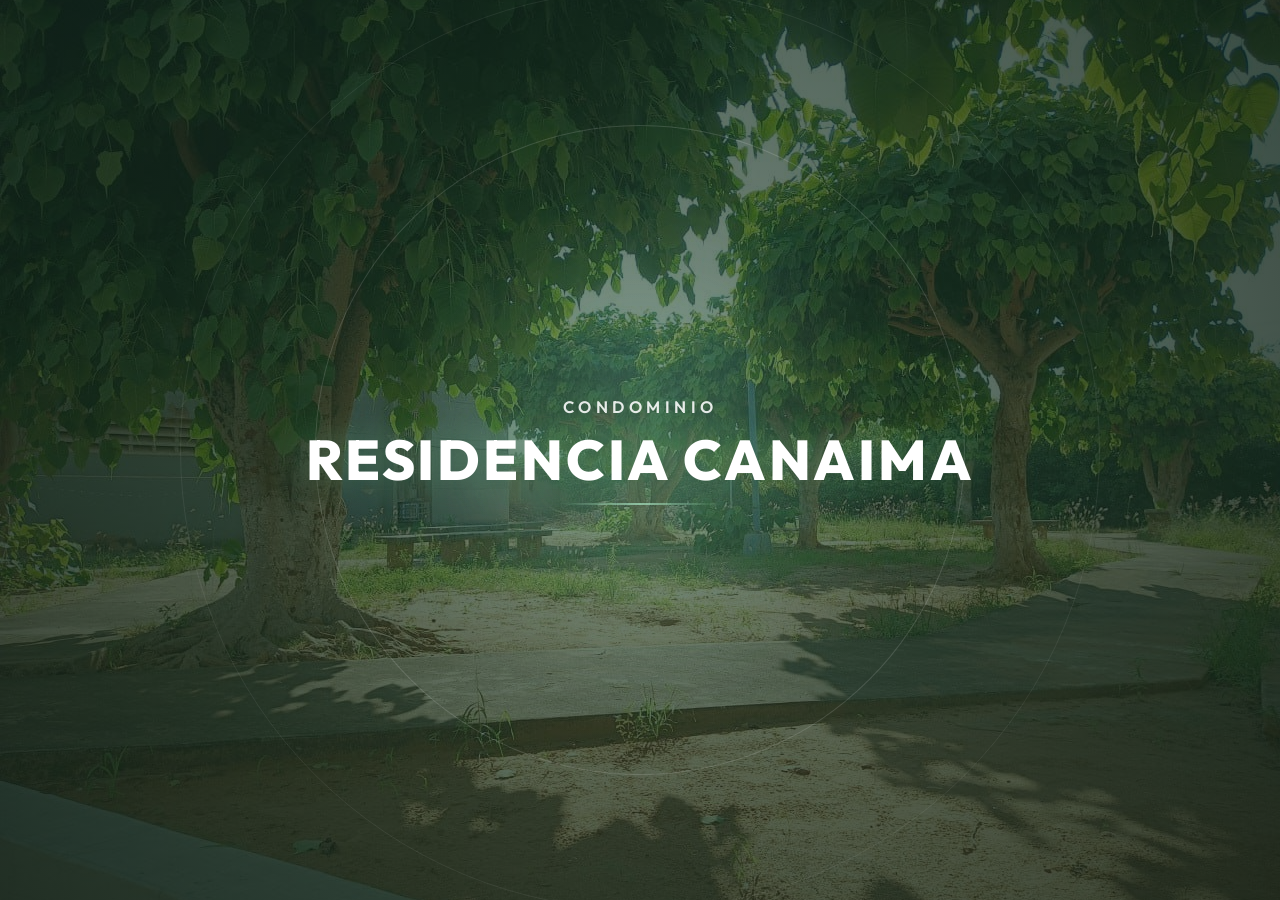
<file: index.html>
<!DOCTYPE html>
<html lang="es">
<head>
    <meta charset="UTF-8">
    <meta name="viewport" content="width=device-width, initial-scale=1.0">
    <title>Condominio Residencia Canaima</title>
    <!-- Preload Carousel Images (Iniciando por la primera para la animación de entrada) -->
    <link rel="preload" as="image" href="menu/imagenes/photo_2026-11-18_16-37-37.jpg">
    <link rel="preload" as="image" href="menu/imagenes/photo_2026-11-18_16-37-37%20(2).jpg">
    <link rel="preload" as="image" href="menu/imagenes/photo_2026-11-18_16-37-37%20(3).jpg">
    <!-- Google Fonts -->
    <link rel="preconnect" href="https://fonts.googleapis.com">
    <link rel="preconnect" href="https://fonts.gstatic.com" crossorigin>
    <link href="https://fonts.googleapis.com/css2?family=Outfit:wght@400;500;600;700;800&family=Plus+Jakarta+Sans:wght@400;500;600;700&display=swap" rel="stylesheet">
    <link rel="stylesheet" href="menu/style.css">
    <script src="theme.js"></script>
</head>
<body class="intro-active">
    <!-- Animación de Entrada Pantalla Completa ("Encaje Perfecto") -->
    <div class="intro-overlay" id="introOverlay" aria-hidden="true">
        <div class="intro-backdrop" id="introBackdrop">
            <!-- Carrusel de fondo en animación de aparición (Empieza con la primera imagen precargada) -->
            <div class="intro-carousel" id="introCarousel">
                <div class="intro-carousel-slide" id="introCarouselSlide" style="background-image: url('menu/imagenes/photo_2026-11-18_16-37-37.jpg');"></div>
                <div class="intro-carousel-overlay"></div>
            </div>
            <div class="intro-bg-shapes">
                <div class="intro-circle intro-circle-1"></div>
                <div class="intro-circle intro-circle-2"></div>
                <div class="intro-light-glow"></div>
            </div>
        </div>
        <div class="intro-content" id="introContent">
            <span class="intro-eyebrow">Condominio</span>
            <h1 class="intro-title">RESIDENCIA CANAIMA</h1>
            <div class="intro-shimmer-bar"></div>
        </div>
    </div>

    <!-- Fondo Dinámico Natural (Atmósfera y Brisa de Canaima) -->
    <div class="nature-bg-layer" aria-hidden="true">
        <div class="nature-ambient-orb orb-1"></div>
        <div class="nature-ambient-orb orb-2"></div>
        <div class="nature-ambient-orb orb-3"></div>
        <canvas id="natureCanvas" class="nature-canvas"></canvas>
    </div>

    <div class="app-container">
        <!-- Top Navigation Bar: Visitante a la izquierda, Modo Nocturno en la esquina derecha -->
        <header class="top-nav">
            <div class="nav-left">
                <!-- User Profile Button & Badge -->
                <button class="icon-btn dark-btn" id="userBtn" aria-label="Usuario" title="Perfil de usuario">
                    <svg viewBox="0 0 24 24" width="18" height="18" fill="currentColor">
                        <path d="M12 12c2.7 0 4.8-2.1 4.8-4.8S14.7 2.4 12 2.4 7.2 4.5 7.2 7.2 9.3 12 12 12zm0 2.4c-3.2 0-9.6 1.6-9.6 4.8v2.4h19.2v-2.4c0-3.2-6.4-4.8-9.6-4.8z"/>
                    </svg>
                </button>
                <div class="user-pill-badge" id="userBadge">
                    <span class="user-pill-name" id="userNameLabel">Visitante</span>
                </div>
            </div>

            <!-- Right Corner: Botón de Modo Nocturno / Diurno -->
            <div class="nav-right">
                <button class="icon-btn pink-btn theme-toggle-btn" id="themeToggleBtn" aria-label="Cambiar tema" title="Modo diurno / nocturno">
                    <!-- Sun / Rays Icon -->
                    <svg class="sun-icon" viewBox="0 0 24 24" width="20" height="20" fill="none" stroke="currentColor" stroke-width="2.4" stroke-linecap="round" stroke-linejoin="round">
                        <circle cx="12" cy="12" r="5"></circle>
                        <line x1="12" y1="1" x2="12" y2="3"></line>
                        <line x1="12" y1="21" x2="12" y2="23"></line>
                        <line x1="4.22" y1="4.22" x2="5.64" y2="5.64"></line>
                        <line x1="18.36" y1="18.36" x2="19.78" y2="19.78"></line>
                        <line x1="1" y1="12" x2="3" y2="12"></line>
                        <line x1="21" y1="12" x2="23" y2="12"></line>
                        <line x1="4.22" y1="19.78" x2="5.64" y2="18.36"></line>
                        <line x1="18.36" y1="5.64" x2="19.78" y2="4.22"></line>
                    </svg>
                    <!-- Moon Icon -->
                    <svg class="moon-icon" viewBox="0 0 24 24" width="20" height="20" fill="none" stroke="currentColor" stroke-width="2.4" stroke-linecap="round" stroke-linejoin="round">
                        <path d="M21 12.79A9 9 0 1 1 11.21 3 7 7 0 0 0 21 12.79z"></path>
                    </svg>
                </button>
            </div>
        </header>

        <!-- Main Hero Banner Section: Condominio RESIDENCIA CANAIMA (Tal como en el boceto) -->
        <section class="hero-wrapper">
            <div class="hero-card hero-card-centered" id="heroCard">
                <!-- Carrusel de Imágenes de Fondo (Ciclo de 3 segundos con fallback a fondo verde) -->
                <div class="hero-carousel" id="heroCarousel" aria-hidden="true">
                    <div class="hero-carousel-slide active" data-index="0" style="background-image: url('menu/imagenes/photo_2026-11-18_16-37-37.jpg');"></div>
                    <div class="hero-carousel-slide" data-index="1" style="background-image: url('menu/imagenes/photo_2026-11-18_16-37-37%20(2).jpg');"></div>
                    <div class="hero-carousel-slide" data-index="2" style="background-image: url('menu/imagenes/photo_2026-11-18_16-37-37%20(3).jpg');"></div>
                    <div class="hero-carousel-overlay"></div>
                </div>

                <!-- Background Decorative Circles -->
                <div class="hero-bg-shapes">
                    <div class="circle-decoration circle-1"></div>
                    <div class="circle-decoration circle-2"></div>
                </div>

                <!-- Central Content: Condominio RESIDENCIA CANAIMA -->
                <div class="hero-center-content">
                    <span class="hero-eyebrow">Condominio</span>
                    <h1 class="hero-main-title">RESIDENCIA CANAIMA</h1>
                </div>
            </div>
        </section>

        <!-- Bottom Grid Section (4 Columns) -->
        <main class="bottom-grid">
            <!-- 1. NOTICIAS (Carrusel con botones < y >) -->
            <section class="grid-col anime-scene-col">
                <div class="section-header">
                    <h2 class="section-title">Noticias</h2>
                </div>

                <!-- Carrusel de Noticias con botones laterales tal como en el boceto -->
                <div class="noticias-carousel-wrapper">
                    <button class="noticias-nav-btn prev-btn" id="noticiasPrevBtn" aria-label="Noticia anterior">
                        <svg viewBox="0 0 24 24" width="15" height="15" fill="none" stroke="currentColor" stroke-width="3" stroke-linecap="round" stroke-linejoin="round">
                            <polyline points="15 18 9 12 15 6"></polyline>
                        </svg>
                    </button>

                    <div class="noticias-viewport">
                        <div class="noticias-track" id="noticiasTrack">
                            <!-- Cards de noticias inyectadas/manejadas dinámicamente -->
                        </div>
                    </div>

                    <button class="noticias-nav-btn next-btn" id="noticiasNextBtn" aria-label="Siguiente noticia">
                        <svg viewBox="0 0 24 24" width="15" height="15" fill="none" stroke="currentColor" stroke-width="3" stroke-linecap="round" stroke-linejoin="round">
                            <polyline points="9 18 15 12 9 6"></polyline>
                        </svg>
                    </button>
                </div>

                <button class="view-more-btn" id="viewMoreBtn">Ver más</button>
            </section>

            <!-- 2. RELACIÓN GASTOS -->
            <section class="grid-col recent-search-col">
                <div class="section-header">
                    <h2 class="section-title">Relación Gastos</h2>
                </div>

                <div class="search-tags-list">
                    <!-- Bolívares -->
                    <a href="Consulta de mes/consultadelmes.html?tipo=bolivares" class="search-tag tag-dark">
                        <span>Bolívares</span>
                    </a>

                    <!-- Divisas -->
                    <a href="Consulta de mes/consultadelmes.html?tipo=divisas" class="search-tag tag-dark">
                        <span>Divisas</span>
                    </a>

                    <!-- DARU -->
                    <a href="Consulta de mes/consultadelmes.html?tipo=daru" class="search-tag tag-dark">
                        <span>DARU</span>
                    </a>

                    <!-- Botón Ajustable -->
                    <button class="search-tag tag-dark" id="btnAjustable" aria-label="Ajustes">
                        <svg class="search-icon" viewBox="0 0 24 24" width="16" height="16" fill="none" stroke="currentColor" stroke-width="2.4" stroke-linecap="round" stroke-linejoin="round">
                            <circle cx="12" cy="12" r="3"></circle>
                            <path d="M19.4 15a1.65 1.65 0 0 0 .33 1.82l.06.06a2 2 0 0 1 0 2.83 2 2 0 0 1-2.83 0l-.06-.06a1.65 1.65 0 0 0-1.82-.33 1.65 1.65 0 0 0-1 1.51V21a2 2 0 0 1-2 2 2 2 0 0 1-2-2v-.09A1.65 1.65 0 0 0 9 19.4a1.65 1.65 0 0 0-1.82.33l-.06.06a2 2 0 0 1-2.83 0 2 2 0 0 1 0-2.83l.06-.06a1.65 1.65 0 0 0 .33-1.82 1.65 1.65 0 0 0-1.51-1H3a2 2 0 0 1-2-2 2 2 0 0 1 2-2h.09A1.65 1.65 0 0 0 4.6 9a1.65 1.65 0 0 0-.33-1.82l-.06-.06a2 2 0 0 1 0-2.83 2 2 0 0 1 2.83 0l.06.06a1.65 1.65 0 0 0 1.82.33H9a1.65 1.65 0 0 0 1-1.51V3a2 2 0 0 1 2-2 2 2 0 0 1 2 2v.09a1.65 1.65 0 0 0 1 1.51 1.65 1.65 0 0 0 1.82-.33l.06-.06a2 2 0 0 1 2.83 0 2 2 0 0 1 0 2.83l-.06.06a1.65 1.65 0 0 0-.33 1.82V9a1.65 1.65 0 0 0 1.51 1H21a2 2 0 0 1 2 2 2 2 0 0 1-2 2h-.09a1.65 1.65 0 0 0-1.51 1z"></path>
                        </svg>
                    </button>
                </div>
            </section>

            <!-- 3. ÁREAS COMUNES Y CANON DE LA COMUNIÓN -->
            <section class="grid-col stickers-col">
                <!-- Card 1: Áreas Comunes -->
                <div class="sticker-card sticker-top" id="cardAreasComunes">
                    <div class="sticker-placeholder">
                        <svg viewBox="0 0 24 24" width="28" height="28" fill="none" stroke="rgba(255,255,255,0.9)" stroke-width="2" stroke-linecap="round" stroke-linejoin="round">
                            <path d="M3 9l9-7 9 7v11a2 2 0 0 1-2 2H5a2 2 0 0 1-2-2z"></path>
                            <polyline points="9 22 9 12 15 12 15 22"></polyline>
                        </svg>
                        <span class="sticker-label">Áreas Comunes</span>
                    </div>
                </div>

                <!-- Card 2: Canon de la Comunión -->
                <div class="sticker-card sticker-bottom" id="cardCanonComunion">
                    <div class="sticker-placeholder">
                        <svg viewBox="0 0 24 24" width="28" height="28" fill="none" stroke="rgba(255,255,255,0.9)" stroke-width="2" stroke-linecap="round" stroke-linejoin="round">
                            <rect x="2" y="4" width="20" height="16" rx="2"></rect>
                            <line x1="2" y1="10" x2="22" y2="10"></line>
                        </svg>
                        <span class="sticker-label">Canon de la Comunión</span>
                    </div>
                </div>
            </section>

            <!-- 4. NORMAS Y ACTA CONSTITUTIVA -->
            <section class="grid-col characters-col">
                <!-- Slot 1 (Carrusel): Norma del Trabajador / Cronograma Limpieza -->
                <div class="noticias-carousel-wrapper normas-carousel-wrapper">
                    <button class="noticias-nav-btn prev-btn" id="normasPrevBtn" aria-label="Documento anterior">
                        <svg viewBox="0 0 24 24" width="15" height="15" fill="none" stroke="currentColor" stroke-width="3" stroke-linecap="round" stroke-linejoin="round">
                            <polyline points="15 18 9 12 15 6"></polyline>
                        </svg>
                    </button>

                    <div class="noticias-viewport normas-viewport">
                        <div class="noticias-track normas-track" id="normasTrack">
                            <!-- Card 1A: Norma del Trabajador -->
                            <article class="character-card" id="btnNormasTrabajadores">
                                <div class="char-thumb placeholder-thumb">
                                    <svg viewBox="0 0 24 24" width="20" height="20" fill="none" stroke="currentColor" stroke-width="2.2" stroke-linecap="round" stroke-linejoin="round">
                                        <rect x="2" y="7" width="20" height="14" rx="2" ry="2"></rect>
                                        <path d="M16 21V5a2 2 0 0 0-2-2h-4a2 2 0 0 0-2 2v16"></path>
                                    </svg>
                                </div>
                                <div class="char-info">
                                    <h3 class="char-name">Norma del Trabajador</h3>
                                </div>
                            </article>

                            <!-- Card 1B: Cronograma Limpieza -->
                            <a href="Cronograma/index.html" class="character-card doc-link-card" id="btnCronogramaLimpieza">
                                <div class="char-thumb placeholder-thumb">
                                    <svg viewBox="0 0 24 24" width="20" height="20" fill="none" stroke="currentColor" stroke-width="2.2" stroke-linecap="round" stroke-linejoin="round">
                                        <rect x="3" y="4" width="18" height="18" rx="2" ry="2"></rect>
                                        <line x1="16" y1="2" x2="16" y2="6"></line>
                                        <line x1="8" y1="2" x2="8" y2="6"></line>
                                        <line x1="3" y1="10" x2="21" y2="10"></line>
                                        <path d="M9 16l2 2 4-4"></path>
                                    </svg>
                                </div>
                                <div class="char-info">
                                    <h3 class="char-name">Cronograma Limpieza</h3>
                                </div>
                            </a>
                        </div>
                    </div>

                    <button class="noticias-nav-btn next-btn" id="normasNextBtn" aria-label="Siguiente documento">
                        <svg viewBox="0 0 24 24" width="15" height="15" fill="none" stroke="currentColor" stroke-width="3" stroke-linecap="round" stroke-linejoin="round">
                            <polyline points="9 18 15 12 9 6"></polyline>
                        </svg>
                    </button>
                </div>

                <!-- Card 2: Norma de Convivencia -->
                <article class="character-card" id="btnNormasConvivencia">
                    <div class="char-thumb placeholder-thumb">
                        <svg viewBox="0 0 24 24" width="20" height="20" fill="none" stroke="currentColor" stroke-width="2.2" stroke-linecap="round" stroke-linejoin="round">
                            <path d="M17 21v-2a4 4 0 0 0-4-4H5a4 4 0 0 0-4 4v2"></path>
                            <circle cx="9" cy="7" r="4"></circle>
                            <path d="M23 21v-2a4 4 0 0 0-3-3.87"></path>
                        </svg>
                    </div>
                    <div class="char-info">
                        <h3 class="char-name">Norma de Convivencia</h3>
                    </div>
                </article>

                <!-- Card 3: Acta Constitutiva -->
                <a href="https://drive.google.com/drive/folders/1717KtFkWloFKUajHKLgeZjQhRU7keg05" target="_blank" rel="noopener noreferrer" class="character-card doc-link-card" id="btnActaConstitutiva">
                    <div class="char-thumb placeholder-thumb">
                        <svg viewBox="0 0 24 24" width="20" height="20" fill="none" stroke="currentColor" stroke-width="2.2" stroke-linecap="round" stroke-linejoin="round">
                            <path d="M14 2H6a2 2 0 0 0-2 2v16a2 2 0 0 0 2 2h12a2 2 0 0 0 2-2V8z"></path>
                            <polyline points="14 2 14 8 20 8"></polyline>
                            <line x1="16" y1="13" x2="8" y2="13"></line>
                        </svg>
                    </div>
                    <div class="char-info">
                        <h3 class="char-name">Acta Constitutiva</h3>
                    </div>
                </a>
            </section>
        </main>
    </div>

    <!-- Interactive Modal -->
    <div class="modal-overlay" id="infoModal">
        <div class="modal-card">
            <button class="modal-close-btn" id="modalCloseBtn" aria-label="Cerrar modal">
                <svg viewBox="0 0 24 24" width="18" height="18" fill="none" stroke="currentColor" stroke-width="2.6" stroke-linecap="round">
                    <line x1="18" y1="6" x2="6" y2="18"></line>
                    <line x1="6" y1="6" x2="18" y2="18"></line>
                </svg>
            </button>
            <div class="modal-header">
                <div class="modal-icon-badge" id="modalIcon"></div>
                <h3 class="modal-title" id="modalTitle">Título</h3>
            </div>
            <div class="modal-body" id="modalBody"></div>
            <div class="modal-footer">
                <button class="pill-btn solid-pink-btn" id="modalActionBtn">Entendido</button>
            </div>
        </div>
    </div>

    <!-- Notification Toast -->
    <div class="toast" id="toastMessage"></div>

    <script src="nature-leaves.js"></script>
    <script src="menu/script.js"></script>
</body>
</html>
</file>
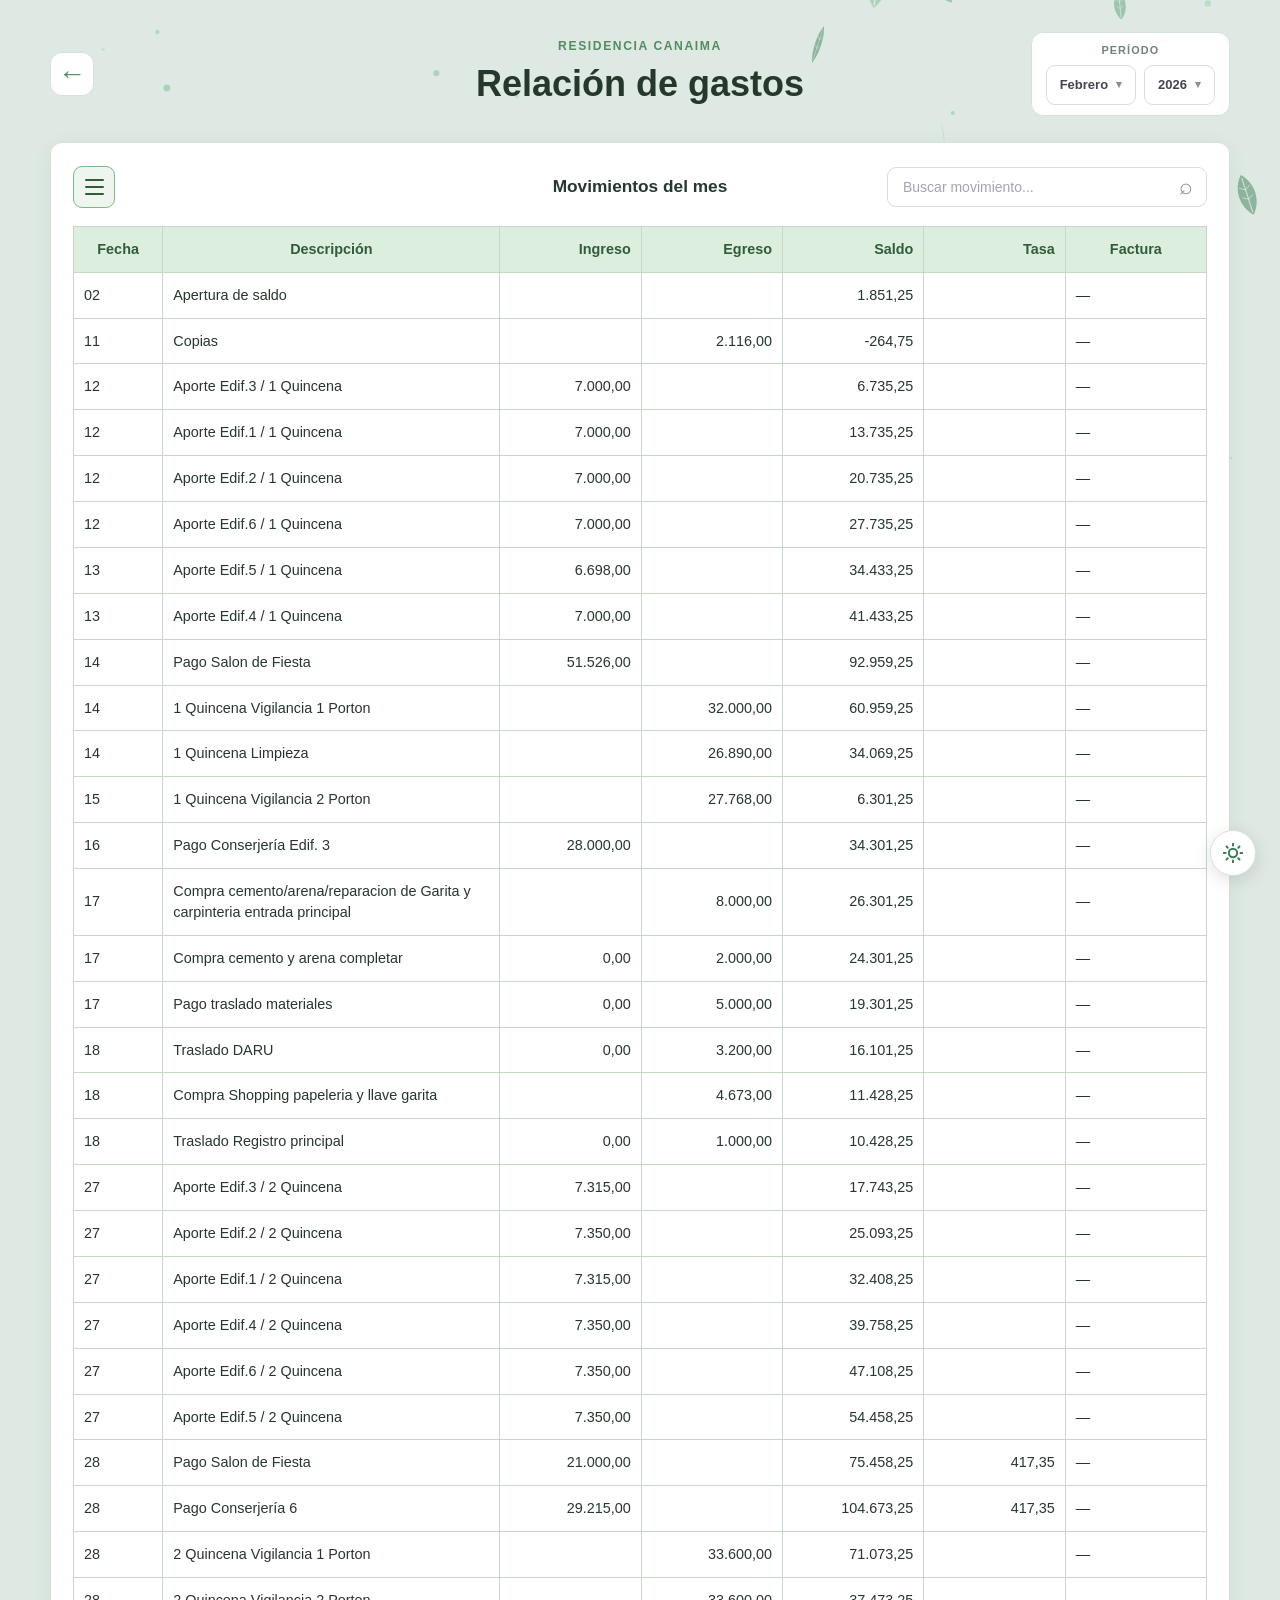
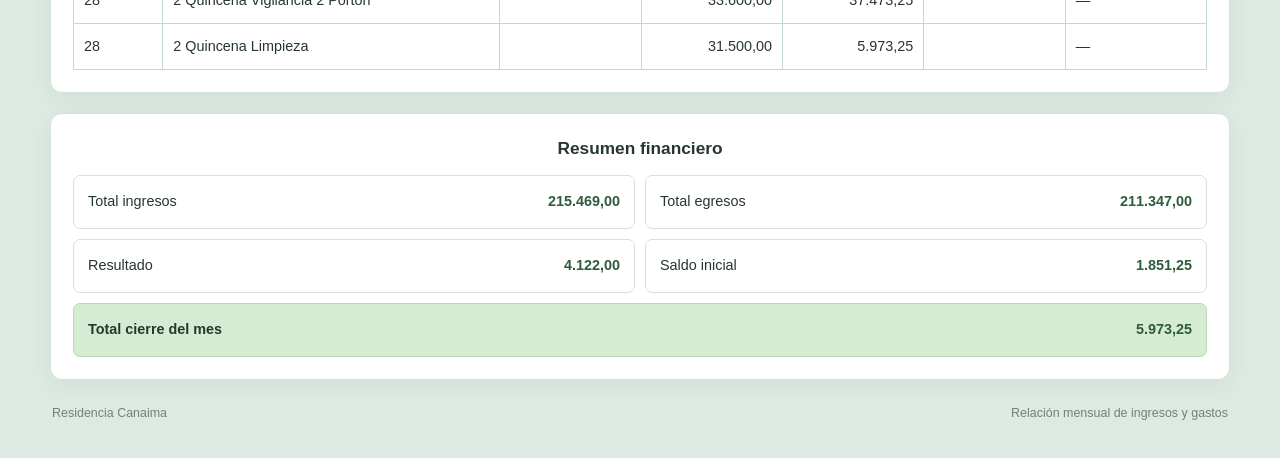
<file: Consulta de mes/index.html>
<!DOCTYPE html>
<html lang="es">
<head>
    <meta charset="UTF-8">
    <meta name="viewport" content="width=device-width, initial-scale=1.0">
    <meta name="theme-color" content="#f3f4f7">

    <title>Residencia Canaima | Relación de gastos</title>

    <link rel="stylesheet" href="css/styles.css">
    <link rel="stylesheet" href="css/animations.css">
    <link rel="stylesheet" href="css/search.css">
    <link rel="stylesheet" href="css/sort.css">
    <link rel="stylesheet" href="css/dark-mode.css">

    <script src="../theme.js"></script>
</head>

<body>

    <!-- Fondo Dinámico Natural (Hojas y Brisa de Canaima) -->
    <canvas id="natureCanvas" aria-hidden="true"></canvas>

    <main class="page" style="position:relative;z-index:1;">

        <header class="page-header">

            <button
                class="back-button"
                type="button"
                onclick="history.back()"
                aria-label="Volver a la página anterior"
                title="Volver">
                <span aria-hidden="true">←</span>
            </button>

            <div class="header-info">
                <p class="eyebrow">RESIDENCIA CANAIMA</p>
                <h1>Relación de gastos</h1>
            </div>

            <div class="period">

                <span class="period-label">PERÍODO</span>

                <div class="period-controls">

                    <div class="period-select-container" id="mes-select-container">

                        <button type="button"
                            class="period-select-btn"
                            id="mes-select-btn"
                            aria-expanded="false"
                            aria-haspopup="true"
                            aria-label="Seleccionar mes"
                            title="Seleccionar mes">

                            <span class="period-select-text">Febrero</span>
                            <span class="period-select-arrow" aria-hidden="true">▾</span>

                        </button>

                        <div class="period-select-menu" id="mes-select-menu" hidden></div>

                    </div>

                    <div class="period-select-container" id="anio-select-container">

                        <button type="button"
                            class="period-select-btn"
                            id="anio-select-btn"
                            aria-expanded="false"
                            aria-haspopup="true"
                            aria-label="Seleccionar año"
                            title="Seleccionar año">

                            <span class="period-select-text">2026</span>
                            <span class="period-select-arrow" aria-hidden="true">▾</span>

                        </button>

                        <div class="period-select-menu" id="anio-select-menu" hidden></div>

                    </div>

                </div>

            </div>

        </header>


        <section class="ledger-section">

            <div class="section-heading">

                <div class="sort-container">

                    <button type="button"
                        class="sort-button"
                        id="sort-button"
                        aria-expanded="false"
                        aria-controls="sort-menu"
                        aria-label="Ordenar movimientos"
                        title="Ordenar movimientos">

                        <span></span>
                        <span></span>
                        <span></span>

                    </button>

                    <div class="sort-menu" id="sort-menu" hidden>

                        <button type="button" class="sort-option" data-sort="fecha-asc">
                            Fecha: más antiguo → más reciente
                        </button>

                        <button type="button" class="sort-option" data-sort="fecha-desc">
                            Fecha: más reciente → más antiguo
                        </button>

                        <button type="button" class="sort-option" data-sort="ingresos">
                            Ingresos: mayor → menor
                        </button>

                        <button type="button" class="sort-option" data-sort="egresos">
                            Egresos: mayor → menor
                        </button>

                        <button type="button" class="sort-option" data-sort="descripcion-asc">
                            Descripción: A → Z
                        </button>

                        <button type="button" class="sort-option" data-sort="descripcion-desc">
                            Descripción: Z → A
                        </button>

                    </div>

                </div>

                <h2>Movimientos del mes</h2>

                <div class="search-container">

                    <input type="search"
                        id="search-movements"
                        placeholder="Buscar movimiento..."
                        aria-label="Buscar por descripción"
                        autocomplete="off">

                    <span class="search-icon" aria-hidden="true">⌕</span>

                </div>

            </div>


            <div class="table-wrap">

                <table class="ledger">

                    <thead>
                        <tr id="ledger-headers"></tr>
                    </thead>

                    <tbody>
                        <tr class="empty-row">
                            <td> Cargando movimientos... </td>
                        </tr>
                    </tbody>

                </table>

            </div>

        </section>


        <section class="summary-section">

            <h2>Resumen financiero</h2>

            <div class="summary-grid">

                <article class="summary-item">
                    <span>Total ingresos</span>
                    <strong>—</strong>
                </article>

                <article class="summary-item">
                    <span>Total egresos</span>
                    <strong>—</strong>
                </article>

                <article class="summary-item">
                    <span>Resultado</span>
                    <strong>—</strong>
                </article>

                <article class="summary-item">
                    <span>Saldo inicial</span>
                    <strong>—</strong>
                </article>

                <article class="summary-item summary-total">
                    <span>Total cierre del mes</span>
                    <strong>—</strong>
                </article>

            </div>

        </section>


        <footer class="page-footer">
            <span>Residencia Canaima</span>
            <span>Relación mensual de ingresos y gastos</span>
        </footer>

    </main>


    <script src="js/shared.js"></script>
    <script src="js/script.js"></script>
    <script src="js/search.js"></script>
    <script src="js/sort.js"></script>
    <script src="../nature-leaves.js"></script>

    <button class="theme-toggle" type="button"
        aria-label="Cambiar modo" title="Cambiar modo"></button>

</body>
</html>
</file>
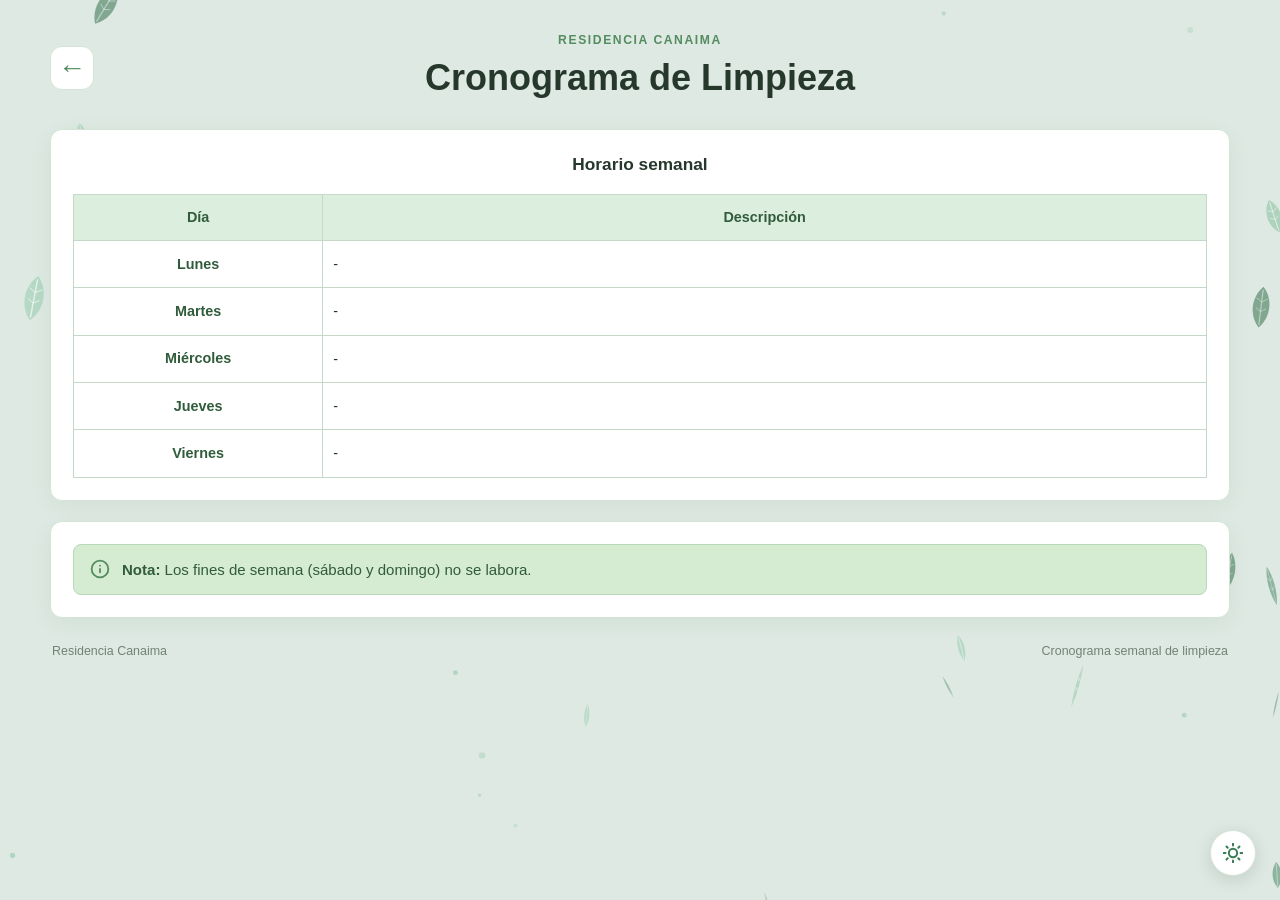
<file: Cronograma/index.html>
<!DOCTYPE html>
<html lang="es">
<head>
    <meta charset="UTF-8">
    <meta name="viewport" content="width=device-width, initial-scale=1.0">
    <meta name="theme-color" content="#f3f4f7">

    <title>Residencia Canaima | Cronograma de Limpieza</title>

    <link rel="stylesheet" href="../Consulta de mes/css/styles.css">
    <link rel="stylesheet" href="../Consulta de mes/css/animations.css">
    <link rel="stylesheet" href="../Consulta de mes/css/dark-mode.css">
    <link rel="stylesheet" href="css/cronograma.css">

    <script src="../theme.js"></script>
</head>

<body>

    <!-- Fondo Dinámico Natural (Hojas y Brisa de Canaima) -->
    <canvas id="natureCanvas" aria-hidden="true"></canvas>

    <main class="page" style="position:relative;z-index:1;">

        <header class="page-header">

            <button
                class="back-button"
                type="button"
                onclick="window.history.length > 1 ? history.back() : (window.location.href = '../index.html')"
                aria-label="Volver a la página anterior"
                title="Volver">
                <span aria-hidden="true">←</span>
            </button>

            <div class="header-info">
                <p class="eyebrow">RESIDENCIA CANAIMA</p>
                <h1>Cronograma de Limpieza</h1>
            </div>

        </header>


        <section class="ledger-section">

            <div class="section-heading schedule-heading">
                <h2>Horario semanal</h2>
            </div>

            <div class="table-wrap">

                <table class="ledger schedule-table">

                    <thead>
                        <tr>
                            <th scope="col">Día</th>
                            <th scope="col">Descripción</th>
                        </tr>
                    </thead>

                    <tbody>
                        <tr>
                            <td>Lunes</td>
                            <td>-</td>
                        </tr>
                        <tr>
                            <td>Martes</td>
                            <td>-</td>
                        </tr>
                        <tr>
                            <td>Miércoles</td>
                            <td>-</td>
                        </tr>
                        <tr>
                            <td>Jueves</td>
                            <td>-</td>
                        </tr>
                        <tr>
                            <td>Viernes</td>
                            <td>-</td>
                        </tr>
                    </tbody>

                </table>

            </div>

        </section>


        <section class="summary-section" aria-label="Nota sobre días no laborables">

            <div class="schedule-note">
                <span class="schedule-note-icon" aria-hidden="true">
                    <svg viewBox="0 0 24 24" width="20" height="20" fill="none" stroke="currentColor" stroke-width="2.2" stroke-linecap="round" stroke-linejoin="round">
                        <circle cx="12" cy="12" r="10"></circle>
                        <line x1="12" y1="16" x2="12" y2="12"></line>
                        <line x1="12" y1="8" x2="12.01" y2="8"></line>
                    </svg>
                </span>
                <p><strong>Nota:</strong> Los fines de semana (sábado y domingo) no se labora.</p>
            </div>

        </section>


        <footer class="page-footer">
            <span>Residencia Canaima</span>
            <span>Cronograma semanal de limpieza</span>
        </footer>

    </main>


    <script src="../nature-leaves.js"></script>

    <button class="theme-toggle" type="button"
        aria-label="Cambiar modo" title="Cambiar modo"></button>

</body>
</html>
</file>
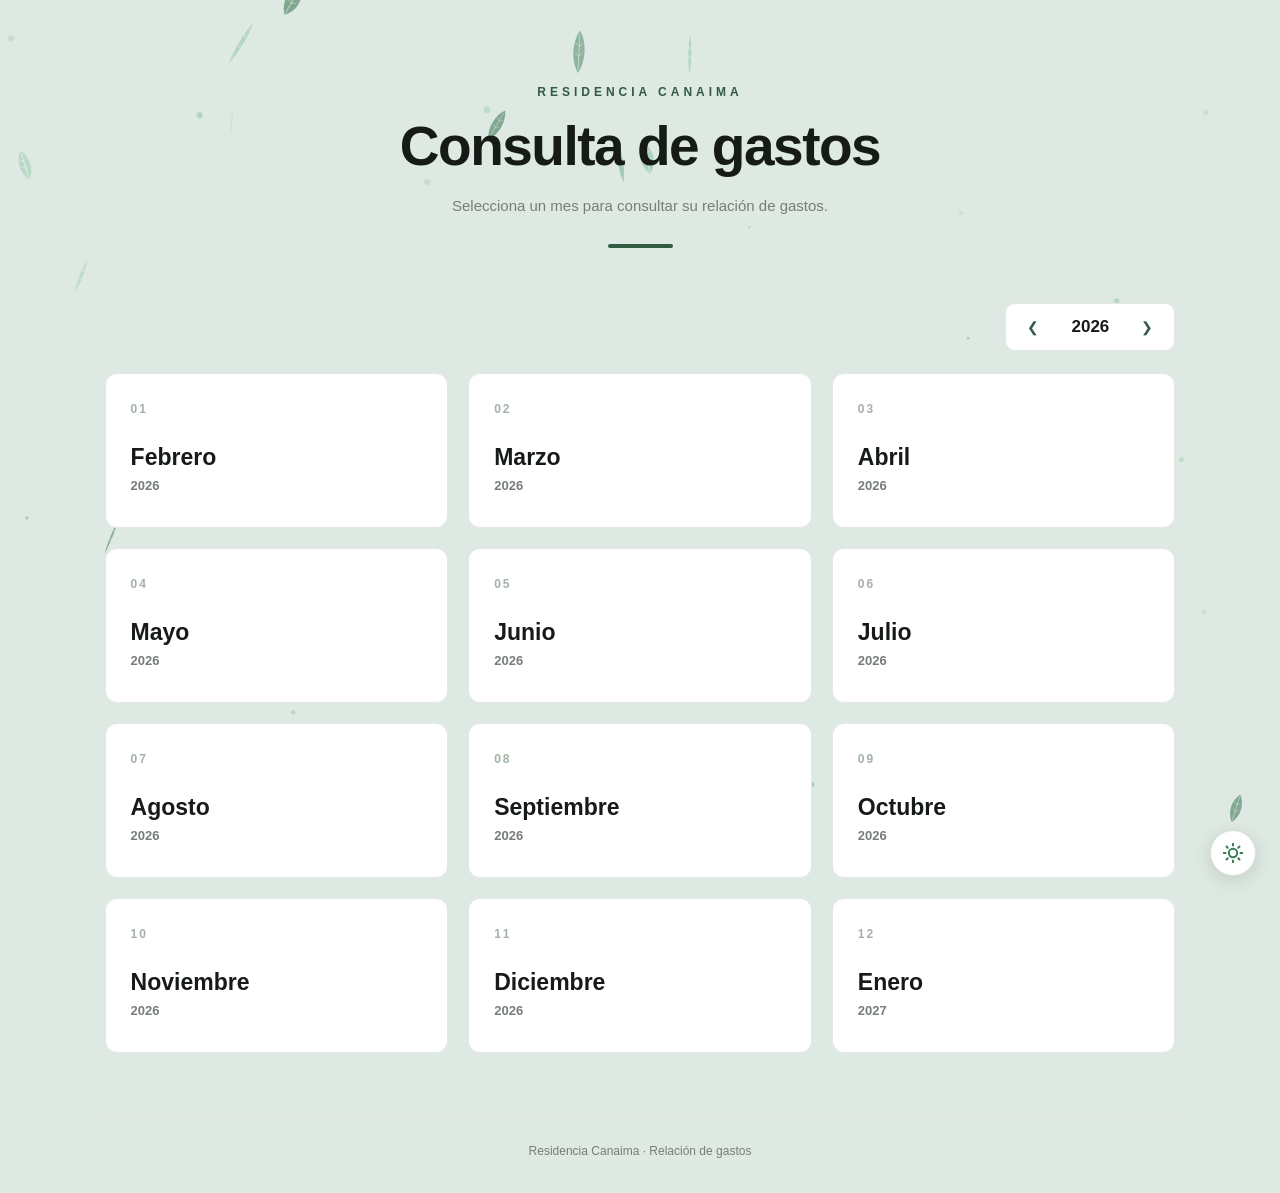
<file: Consulta de mes/consultadelmes.html>
<!DOCTYPE html>
<html lang="es">
<head>
    <meta charset="UTF-8">
    <meta name="viewport" content="width=device-width, initial-scale=1.0">
    <meta name="theme-color" content="#315b42">

    <title>Consulta de gastos | Residencia Canaima</title>

    <link rel="stylesheet" href="css/meses.css">
    <link rel="stylesheet" href="css/dark-mode.css">
    <script src="../theme.js"></script>
</head>
<body>

    <!-- Fondo Dinámico Natural (Hojas y Brisa de Canaima) -->
    <canvas id="natureCanvas" aria-hidden="true"></canvas>

    <main class="months-page" style="position:relative;z-index:1;">

        <header class="page-header">
            <p class="eyebrow">RESIDENCIA CANAIMA</p>
            <h1>Consulta de gastos</h1>
            <p class="subtitle">
                Selecciona un mes para consultar su relación de gastos.
            </p>
            <div class="title-line"></div>
        </header>

        <!-- SELECTOR DE AÑO -->
        <div class="months-toolbar">
            <div class="year-selector">

                <button
                    type="button"
                    class="year-arrow"
                    id="previous-year"
                    aria-label="Año anterior">
                    &#10094;
                </button>

                <span class="selected-year" id="selected-year">
                    2026
                </span>

                <button
                    type="button"
                    class="year-arrow"
                    id="next-year"
                    aria-label="Año siguiente">
                    &#10095;
                </button>

            </div>
        </div>

        <!-- MESES -->
        <section class="months-grid" id="months-grid" aria-label="Meses del año"></section>

        <footer class="page-footer">
            <p>Residencia Canaima · Relación de gastos</p>
        </footer>

    </main>

    <button class="theme-toggle" type="button"
        aria-label="Cambiar modo" title="Cambiar modo"></button>

    <script src="js/shared.js"></script>
    <script>
        document.addEventListener("DOMContentLoaded", () => {
            const { MESES, obtenerTipoValido, obtenerAnioValido } = window.CanaimaGastos;
            const parametros = new URLSearchParams(window.location.search);
            const tipo = obtenerTipoValido(parametros);
            let anioActual = obtenerAnioValido(parametros.get("anio"), 2026);

            const yearDisplay = document.getElementById("selected-year");
            const previousButton = document.getElementById("previous-year");
            const nextButton = document.getElementById("next-year");
            const monthsGrid = document.getElementById("months-grid");

            // Orden de gestión: febrero (01) hasta enero (12) del año siguiente
            const mesesOrden = [...MESES.slice(1), MESES[0]];

            if (monthsGrid) {
                monthsGrid.innerHTML = mesesOrden.map((mes, idx) => `
                    <a href="#" class="month-card" data-month="${mes.value}">
                        <span class="month-number">${String(idx + 1).padStart(2, "0")}</span>
                        <h2>${mes.label}</h2>
                        <span class="month-year"></span>
                        <span class="month-arrow"></span>
                    </a>
                `).join("");
            }

            const tarjetas = document.querySelectorAll(".month-card");

            function actualizarMeses() {
                yearDisplay.textContent = anioActual;

                tarjetas.forEach((card) => {
                    const mes = card.dataset.month;
                    // Enero pertenece al año siguiente.
                    const anioMes = mes === "enero" ? anioActual + 1 : anioActual;
                    card.querySelector(".month-year").textContent = anioMes;
                    card.href = `index.html?tipo=${tipo}&mes=${mes}&anio=${anioMes}`;
                });

                const nuevaURL = new URL(window.location.href);
                nuevaURL.searchParams.set("tipo", tipo);
                nuevaURL.searchParams.set("anio", anioActual);
                window.history.replaceState({}, "", nuevaURL);
            }

            previousButton.addEventListener("click", () => {
                anioActual--;
                actualizarMeses();
            });

            nextButton.addEventListener("click", () => {
                anioActual++;
                actualizarMeses();
            });

            actualizarMeses();
        });
    </script>
    <script src="../nature-leaves.js"></script>

</body>
</html>
</file>
<file: menu/style.css>
/* ==========================================================================
   Condominio Residencia Canaima - Design System (Green Theme)
   Exact scale, typography, positions & aesthetics of the original template
   ========================================================================== */

:root {
    /* Color Palette - Fresh Modern Emerald & Sage Green */
    --bg-page: #dde9e2;
    --hero-primary: #387b55;
    --hero-gradient: linear-gradient(110deg, #2d6b47 0%, #387b55 50%, #4d9a6e 100%);
    --arrow-green: #33734e;
    
    /* Search Tag / Pill Colors (4-step harmonious green progression) */
    --tag-green-1: #82c49e;
    --tag-green-2: #52a377;
    --tag-green-3: #347d54;
    --tag-dark: #2d6b47;

    /* Sticker / Action Card Colors */
    --sticker-top: #6db68d;
    --sticker-bottom: #3e885d;
    --close-btn-bg: #1c3325;

    /* Text & Neutral Colors */
    --text-primary: #1d2b22;
    --text-secondary: #5f7466;
    --text-light: #ffffff;
    --border-dark: #1d2b22;
    --card-white: #ebf4ee;
    --card-border: rgba(45, 107, 71, 0.22);

    /* Radii & Shadows */
    --radius-pill: 9999px;
    --radius-hero: 32px;
    --radius-card: 20px;
    --radius-subcard: 16px;
    --shadow-soft: 0 10px 25px -4px rgba(45, 107, 71, 0.15);
    --shadow-card: 0 8px 22px rgba(35, 80, 55, 0.10);
    --shadow-btn: 0 4px 14px rgba(35, 80, 55, 0.08);

    /* Typography */
    --font-heading: 'Outfit', -apple-system, BlinkMacSystemFont, 'Segoe UI', Roboto, sans-serif;
    --font-body: 'Plus Jakarta Sans', -apple-system, BlinkMacSystemFont, 'Segoe UI', Roboto, sans-serif;
}

/* Dark Mode Theme */
[data-theme="dark"] {
    --bg-page: #131a15;
    --text-primary: #edf6f0;
    --text-secondary: #90a898;
    --card-white: #1b251e;
    --card-border: rgba(255, 255, 255, 0.08);
    --border-dark: #edf6f0;
    
    --hero-gradient: linear-gradient(110deg, #1c442c 0%, #255b3b 50%, #2f734b 100%);
    --tag-dark: #1e3828;
    --shadow-soft: 0 12px 30px -4px rgba(0, 0, 0, 0.5);
    --shadow-card: 0 8px 22px rgba(0, 0, 0, 0.4);
}

/* Base Reset */
* {
    margin: 0;
    padding: 0;
    box-sizing: border-box;
    -webkit-font-smoothing: antialiased;
}

html {
    width: 100%;
    overflow-x: hidden;
}

body {
    background-color: var(--bg-page);
    color: var(--text-primary);
    font-family: var(--font-body);
    width: 100%;
    min-height: 100vh;
    display: flex;
    justify-content: center;
    align-items: center;
    padding: clamp(16px, 2.8vh, 32px) clamp(16px, 3.5vw, 48px);
    position: relative;
    overflow-x: hidden;
    transition: background-color 0.3s ease, color 0.3s ease;
}

/* Ambient glow */
body::before {
    content: '';
    position: fixed;
    top: 0;
    left: 0;
    right: 0;
    bottom: 0;
    background: 
        radial-gradient(circle at 10% 20%, rgba(82, 163, 119, 0.09) 0%, transparent 40%),
        radial-gradient(circle at 90% 80%, rgba(56, 123, 85, 0.07) 0%, transparent 40%);
    pointer-events: none;
    z-index: 0;
}

/* ==========================================================================
   Fondo Dinámico Natural (Atmósfera y Brisa de Canaima)
   ========================================================================== */
.nature-bg-layer {
    position: fixed;
    top: 0;
    left: 0;
    width: 100%;
    height: 100%;
    pointer-events: none;
    z-index: 0;
    overflow: hidden;
}

.nature-canvas {
    position: absolute;
    top: 0;
    left: 0;
    width: 100%;
    height: 100%;
    display: block;
    pointer-events: none;
}

/* Orbes de luz y bruma natural orgánica */
.nature-ambient-orb {
    position: absolute;
    border-radius: 50%;
    filter: blur(80px);
    pointer-events: none;
    opacity: 0.65;
    will-change: transform;
    transition: opacity 0.5s ease;
}

.orb-1 {
    width: 55vw;
    height: 55vw;
    max-width: 650px;
    max-height: 650px;
    top: -12%;
    left: -8%;
    background: radial-gradient(circle, rgba(130, 196, 158, 0.30) 0%, rgba(82, 163, 119, 0.14) 45%, transparent 70%);
    animation: ambientFloat1 22s ease-in-out infinite alternate;
}

.orb-2 {
    width: 60vw;
    height: 60vw;
    max-width: 700px;
    max-height: 700px;
    bottom: -15%;
    right: -10%;
    background: radial-gradient(circle, rgba(56, 123, 85, 0.22) 0%, rgba(82, 163, 119, 0.10) 50%, transparent 70%);
    animation: ambientFloat2 26s ease-in-out infinite alternate;
}

.orb-3 {
    width: 45vw;
    height: 45vw;
    max-width: 500px;
    max-height: 500px;
    top: 35%;
    left: 45%;
    background: radial-gradient(circle, rgba(168, 222, 189, 0.20) 0%, transparent 65%);
    animation: ambientFloat3 18s ease-in-out infinite alternate;
}

/* Ajustes Nocturnos para la atmósfera natural */
[data-theme="dark"] .nature-ambient-orb {
    opacity: 0.75;
}

[data-theme="dark"] .orb-1 {
    background: radial-gradient(circle, rgba(45, 107, 71, 0.35) 0%, rgba(28, 68, 44, 0.16) 45%, transparent 70%);
}

[data-theme="dark"] .orb-2 {
    background: radial-gradient(circle, rgba(52, 125, 84, 0.28) 0%, rgba(20, 50, 32, 0.14) 50%, transparent 70%);
}

[data-theme="dark"] .orb-3 {
    background: radial-gradient(circle, rgba(70, 150, 105, 0.22) 0%, transparent 65%);
}

@keyframes ambientFloat1 {
    0% { transform: translate(0, 0) scale(1); }
    50% { transform: translate(5vw, 6vh) scale(1.12); }
    100% { transform: translate(-3vw, 10vh) scale(0.96); }
}

@keyframes ambientFloat2 {
    0% { transform: translate(0, 0) scale(1); }
    50% { transform: translate(-6vw, -5vh) scale(1.14); }
    100% { transform: translate(3vw, -8vh) scale(0.94); }
}

@keyframes ambientFloat3 {
    0% { transform: translate(0, 0) scale(0.92); }
    50% { transform: translate(4vw, 3vh) scale(1.15); }
    100% { transform: translate(-4vw, -4vh) scale(1); }
}

/* ==========================================================================
   Animación de Entrada Pantalla Completa ("Encaje Perfecto")
   ========================================================================== */
body.intro-active {
    overflow: hidden !important;
}

body.intro-active .hero-center-content {
    opacity: 0 !important;
}

body.intro-active .hero-eyebrow,
body.intro-active .hero-main-title {
    animation: none !important;
}

/* Ocultar títulos, botones y tarjetas interactivas mientras se ejecuta la animación de entrada */
body.intro-active .section-title,
body.intro-active .nav-left .icon-btn,
body.intro-active .user-pill-badge,
body.intro-active .nav-right .icon-btn,
body.intro-active .noticias-nav-btn,
body.intro-active .scene-card,
body.intro-active .view-more-btn,
body.intro-active .search-tag,
body.intro-active .sticker-card,
body.intro-active .normas-carousel-wrapper,
body.intro-active .character-card {
    opacity: 0 !important;
    animation: none !important;
}

.intro-overlay {
    position: fixed;
    inset: 0;
    z-index: 9999;
    display: flex;
    flex-direction: column;
    align-items: center;
    justify-content: center;
    pointer-events: auto;
}

.intro-backdrop {
    position: absolute;
    inset: 0;
    background: radial-gradient(circle at 50% 45%, #2e6e49 0%, #1e4a31 55%, #102619 100%);
    transition: opacity 0.85s cubic-bezier(0.16, 1, 0.3, 1);
    z-index: 1;
    overflow: hidden;
}

[data-theme="dark"] .intro-backdrop {
    background: radial-gradient(circle at 50% 45%, #1b422a 0%, #11291b 55%, #08140c 100%);
}

/* Carrusel de Fondo en la Intro (con fallback instantáneo al fondo verde) */
.intro-carousel {
    position: absolute;
    inset: 0;
    z-index: 0;
    pointer-events: none;
    overflow: hidden;
}

.intro-carousel-slide {
    position: absolute;
    inset: 0;
    background-size: cover;
    background-position: center;
    background-repeat: no-repeat;
    opacity: 0;
    transition: opacity 0.8s ease;
}

.intro-carousel-slide.is-loaded {
    opacity: 1;
}

.intro-carousel-overlay {
    position: absolute;
    inset: 0;
    background: radial-gradient(circle at 50% 45%, rgba(22, 58, 38, 0.58) 0%, rgba(12, 30, 20, 0.82) 100%);
    pointer-events: none;
}

[data-theme="dark"] .intro-carousel-overlay {
    background: radial-gradient(circle at 50% 45%, rgba(12, 32, 21, 0.72) 0%, rgba(6, 16, 11, 0.92) 100%);
}

.intro-bg-shapes {
    position: absolute;
    inset: 0;
    pointer-events: none;
}

.intro-circle {
    position: absolute;
    border-radius: 50%;
    border: 1.5px solid rgba(255, 255, 255, 0.14);
}

.intro-circle-1 {
    width: min(85vw, 650px);
    height: min(85vw, 650px);
    top: 50%;
    left: 50%;
    transform: translate(-50%, -50%);
    background: radial-gradient(circle, rgba(255, 255, 255, 0.08) 0%, transparent 65%);
    animation: introCirclePulse 4s ease-in-out infinite alternate;
}

.intro-circle-2 {
    width: min(120vw, 920px);
    height: min(120vw, 920px);
    top: 50%;
    left: 50%;
    transform: translate(-50%, -50%);
    border: 1px solid rgba(255, 255, 255, 0.07);
}

.intro-light-glow {
    position: absolute;
    width: min(60vw, 450px);
    height: min(60vw, 450px);
    top: 50%;
    left: 50%;
    transform: translate(-50%, -50%);
    background: radial-gradient(circle, rgba(130, 215, 165, 0.22) 0%, transparent 70%);
    filter: blur(40px);
    animation: introGlowPulse 3s ease-in-out infinite alternate;
}

@keyframes introCirclePulse {
    0% { transform: translate(-50%, -50%) scale(0.95); opacity: 0.6; }
    100% { transform: translate(-50%, -50%) scale(1.05); opacity: 1; }
}

@keyframes introGlowPulse {
    0% { transform: translate(-50%, -50%) scale(0.85); opacity: 0.5; }
    100% { transform: translate(-50%, -50%) scale(1.15); opacity: 0.9; }
}

.intro-content {
    position: relative;
    z-index: 2;
    display: flex;
    flex-direction: column;
    align-items: center;
    gap: clamp(8px, 1.2vh, 12px);
    text-align: center;
    transform-origin: center center;
    will-change: transform, opacity;
    padding: 0 16px;
    max-width: min(calc(100vw - 48px), 1400px);
}

.intro-eyebrow {
    font-family: var(--font-heading);
    font-size: clamp(15px, 1.3vw, 19px);
    font-weight: 600;
    text-transform: uppercase;
    color: rgba(255, 255, 255, 0.88);
    letter-spacing: clamp(3px, 0.35vw, 5px);
    animation: introEyebrowAppear 0.9s cubic-bezier(0.16, 1, 0.3, 1) 0.15s backwards;
}

.intro-title {
    font-family: var(--font-heading);
    font-size: clamp(38px, 4.5vw, 56px);
    font-weight: 800;
    color: var(--text-light);
    text-transform: uppercase;
    letter-spacing: clamp(1.8px, 0.22vw, 3.2px);
    line-height: 1.15;
    text-shadow: 0 0 35px rgba(130, 215, 165, 0.45), 0 4px 20px rgba(0, 0, 0, 0.25);
    animation: introTitleAppear 1.1s cubic-bezier(0.16, 1, 0.3, 1) 0.25s backwards;
}

.intro-shimmer-bar {
    width: 0;
    height: 2px;
    background: linear-gradient(90deg, transparent, rgba(168, 230, 195, 0.95), transparent);
    border-radius: 2px;
    animation: introShimmerExpand 1.1s cubic-bezier(0.16, 1, 0.3, 1) 0.45s forwards;
}

@keyframes introEyebrowAppear {
    0% {
        opacity: 0;
        transform: translateY(-24px);
        letter-spacing: 12px;
    }
    100% {
        opacity: 0.9;
        transform: translateY(0);
        letter-spacing: clamp(4px, 0.45vw, 6px);
    }
}

@keyframes introTitleAppear {
    0% {
        opacity: 0;
        transform: translateY(32px) scale(0.92);
        filter: blur(8px);
    }
    65% {
        opacity: 1;
        filter: blur(0px);
        transform: translateY(-3px) scale(1.02);
    }
    100% {
        opacity: 1;
        transform: translateY(0) scale(1);
    }
}

@keyframes introShimmerExpand {
    0% { width: 0; opacity: 0; }
    50% { width: clamp(140px, 22vw, 240px); opacity: 1; }
    100% { width: clamp(90px, 15vw, 160px); opacity: 0.75; }
}

/* Estado de encaje (Docking) */
.intro-overlay.docking .intro-backdrop {
    opacity: 0;
    pointer-events: none;
}

.intro-overlay.docking .intro-shimmer-bar {
    opacity: 0;
    transition: opacity 0.35s ease;
}

.intro-overlay.docking .intro-content {
    transition: transform 0.85s cubic-bezier(0.2, 0.9, 0.25, 1);
}

.intro-overlay.finished {
    display: none !important;
}

/* Main Container: Compacto y centrado elegantemente */
.app-container {
    width: 100%;
    max-width: min(94vw, 1440px);
    margin: auto;
    position: relative;
    z-index: 1;
    display: flex;
    flex-direction: column;
    gap: clamp(12px, 1.8vh, 20px);
}

/* ==========================================================================
   1. Top Navigation Bar (Visitante a la izquierda, Modo nocturno en la esquina)
   ========================================================================== */
.top-nav {
    display: flex;
    align-items: center;
    justify-content: space-between;
    padding: 0 4px;
    width: 100%;
}

/* Left: User Icon & Visitante Badge */
.nav-left {
    display: flex;
    align-items: center;
    gap: 10px;
}

.icon-btn {
    width: 42px;
    height: 42px;
    border-radius: 12px;
    border: none;
    cursor: pointer;
    display: flex;
    align-items: center;
    justify-content: center;
    transition: transform 0.2s cubic-bezier(0.34, 1.56, 0.64, 1), opacity 0.2s;
}

.icon-btn:hover {
    transform: scale(1.06);
}

.icon-btn:active {
    transform: scale(0.95);
}

.dark-btn {
    background-color: var(--text-primary);
    color: var(--bg-page);
}

.pink-btn {
    background-color: var(--hero-primary);
    color: var(--text-light);
}

.user-pill-badge {
    background: var(--card-white);
    border: 1.5px solid var(--card-border);
    padding: 7px 16px;
    border-radius: var(--radius-pill);
    box-shadow: var(--shadow-btn);
    cursor: pointer;
    transition: transform 0.2s ease, border-color 0.2s;
}

.user-pill-badge:hover {
    transform: translateY(-1px);
    border-color: var(--hero-primary);
}

.user-pill-name {
    font-family: var(--font-heading);
    font-size: 14.5px;
    font-weight: 600;
    color: var(--text-primary);
}

/* Right Corner: Theme Toggle Button */
.nav-right {
    display: flex;
    align-items: center;
}

.theme-toggle-btn {
    box-shadow: var(--shadow-btn);
}

.moon-icon {
    display: none;
}

[data-theme="dark"] .sun-icon {
    display: none;
}

[data-theme="dark"] .moon-icon {
    display: block;
    color: #e3f5eb;
}

/* ==========================================================================
   2. Main Hero Banner Section: Residencia Canaima (Estático)
   ========================================================================== */
.hero-wrapper {
    position: relative;
    width: 100%;
    perspective: 1200px;
}

/* Hero Main Card - Ocupa más espacio vertical en pantalla según el boceto */
.hero-card {
    width: 100%;
    min-height: clamp(275px, 34vh, 395px);
    background: var(--hero-gradient);
    border-radius: var(--radius-hero);
    position: relative;
    overflow: hidden;
    display: flex;
    align-items: center;
    justify-content: center;
    padding: clamp(38px, 4.8vh, 60px) 24px;
    box-shadow: var(--shadow-soft);
    text-align: center;
    transform-style: preserve-3d;
    transform: rotateX(var(--hero-tilt-x, 0deg)) rotateY(var(--hero-tilt-y, 0deg)) translateY(0);
    transition: transform 0.45s cubic-bezier(0.22, 1, 0.36, 1), box-shadow 0.35s ease;
    will-change: transform, box-shadow;
}

.hero-card::after {
    content: '';
    position: absolute;
    inset: 0;
    z-index: 3;
    pointer-events: none;
    border-radius: inherit;
    opacity: 0;
    background: radial-gradient(
        420px circle at var(--hero-mouse-x, 50%) var(--hero-mouse-y, 50%),
        rgba(205, 248, 222, 0.24) 0%,
        rgba(130, 215, 165, 0.10) 40%,
        transparent 75%
    );
    box-shadow: inset 0 0 0 1.5px rgba(255, 255, 255, 0.22);
    transition: opacity 0.35s ease;
}

.hero-card:hover {
    transform: rotateX(var(--hero-tilt-x, 0deg)) rotateY(var(--hero-tilt-y, 0deg)) translateY(-4px);
    box-shadow: 0 20px 42px -8px rgba(28, 72, 46, 0.36), 0 0 0 1px rgba(168, 230, 195, 0.28);
}

[data-theme="dark"] .hero-card:hover {
    box-shadow: 0 22px 46px -8px rgba(0, 0, 0, 0.65), 0 0 28px rgba(82, 163, 119, 0.22);
}

.hero-card.is-hovering {
    transition: transform 0.12s ease-out, box-shadow 0.35s ease;
}

.hero-card:hover::after {
    opacity: 1;
}

/* ==========================================================================
   Hero Image Carousel (Ciclo 3s, precarga y fallback automático a fondo verde)
   ========================================================================== */
.hero-carousel {
    position: absolute;
    inset: 0;
    z-index: 1;
    overflow: hidden;
    pointer-events: none;
    border-radius: inherit;
}

.hero-carousel-slide {
    position: absolute;
    inset: 0;
    background-size: cover;
    background-position: center;
    background-repeat: no-repeat;
    opacity: 0;
    transform: scale(1);
    transition: opacity 1s cubic-bezier(0.4, 0, 0.2, 1), transform 5s ease-out;
    will-change: opacity, transform;
}

/* Solo se vuelve visible si es la activa Y completó su carga con éxito.
   Si aún no ha terminado de cargar, permanece con opacity: 0 mostrando el fondo verde */
.hero-carousel-slide.active.is-loaded {
    opacity: 1;
    transform: scale(1.03);
}

/* Capa de armonización verde y alto contraste para legibilidad perfecta del título */
.hero-carousel-overlay {
    position: absolute;
    inset: 0;
    z-index: 2;
    background: linear-gradient(135deg, rgba(18, 48, 30, 0.65) 0%, rgba(32, 78, 50, 0.46) 50%, rgba(14, 38, 24, 0.70) 100%);
    pointer-events: none;
}

[data-theme="dark"] .hero-carousel-overlay {
    background: linear-gradient(135deg, rgba(8, 24, 15, 0.78) 0%, rgba(18, 48, 30, 0.62) 50%, rgba(6, 18, 12, 0.85) 100%);
}

.hero-card:hover .hero-carousel-slide.active.is-loaded {
    transform: scale(1.06);
}

/* Background decorative geometry */
.hero-bg-shapes {
    position: absolute;
    inset: 0;
    pointer-events: none;
    overflow: hidden;
    z-index: 3;
    transform: translate3d(calc(var(--hero-shift-x, 0px) * -1.4), calc(var(--hero-shift-y, 0px) * -1.4), 0);
    transition: transform 0.45s cubic-bezier(0.22, 1, 0.36, 1);
}

.hero-card.is-hovering .hero-bg-shapes,
.hero-card.is-hovering .hero-center-content {
    transition: transform 0.12s ease-out;
}

.circle-decoration {
    position: absolute;
    border-radius: 50%;
    border: 1.5px solid rgba(255, 255, 255, 0.18);
}

.circle-1 {
    width: 480px;
    height: 480px;
    top: -150px;
    left: -120px;
    background: radial-gradient(circle, rgba(255, 255, 255, 0.14) 0%, transparent 70%);
}

.circle-2 {
    width: 620px;
    height: 620px;
    bottom: -280px;
    right: -100px;
    border: 1px solid rgba(255, 255, 255, 0.1);
}

/* Central Content: Condominio RESIDENCIA CANAIMA - Posición centrada equilibrada */
.hero-center-content {
    position: relative;
    z-index: 4;
    display: flex;
    flex-direction: column;
    align-items: center;
    gap: clamp(8px, 1.2vh, 12px);
    transform: translate3d(var(--hero-shift-x, 0px), var(--hero-shift-y, 0px), 0);
    transition: transform 0.45s cubic-bezier(0.22, 1, 0.36, 1);
}

.hero-eyebrow {
    font-family: var(--font-heading);
    font-size: clamp(15px, 1.3vw, 19px);
    font-weight: 600;
    letter-spacing: clamp(3px, 0.35vw, 5px);
    text-transform: uppercase;
    color: rgba(255, 255, 255, 0.95);
    text-shadow: 0 1px 4px rgba(0, 0, 0, 0.5);
}

.hero-main-title {
    font-family: var(--font-heading);
    font-size: clamp(38px, 4.5vw, 56px);
    font-weight: 800;
    color: var(--text-light);
    letter-spacing: clamp(1.8px, 0.22vw, 3.2px);
    text-transform: uppercase;
    line-height: 1.15;
    text-shadow: 0 2px 12px rgba(0, 0, 0, 0.5), 0 0 35px rgba(130, 215, 165, 0.4);
}

/* ==========================================================================
   3. Bottom Grid Section (4 Columns)
   ========================================================================== */
.bottom-grid {
    display: grid;
    grid-template-columns: 1.15fr 1.05fr 0.75fr 1.25fr;
    gap: clamp(14px, 1.6vw, 22px);
    align-items: stretch;
}

/* Column Common Styles */
.grid-col {
    display: flex;
    flex-direction: column;
    height: 100%;
    min-width: 0;
    max-width: 100%;
}

.section-header {
    margin-bottom: 10px;
    min-height: 28px;
    display: flex;
    align-items: center;
    justify-content: center;
    width: 100%;
    flex-shrink: 0;
}

.section-title {
    font-family: var(--font-heading);
    font-size: clamp(18px, 1.35vw, 21px);
    font-weight: 700;
    color: var(--text-primary);
    display: flex;
    align-items: center;
    justify-content: center;
    text-align: center;
    letter-spacing: -0.3px;
    width: 100%;
}

/* --------------------------------------------------------------------------
   Column 1: Noticias (Carrusel: estrictamente 1 tarjeta visible)
   -------------------------------------------------------------------------- */
.anime-scene-col {
    gap: 10px;
    min-width: 0;
    overflow: hidden;
    display: flex;
    flex-direction: column;
    justify-content: space-between;
}

.noticias-carousel-wrapper {
    display: flex;
    align-items: center;
    gap: 4px;
    width: 100%;
    max-width: 100%;
    min-width: 0;
    flex: 1 1 auto;
}

.noticias-nav-btn {
    background: transparent;
    border: none;
    color: var(--hero-primary);
    cursor: pointer;
    padding: 2px;
    width: 19px;
    height: 24px;
    display: flex;
    align-items: center;
    justify-content: center;
    flex-shrink: 0;
    transition: transform 0.2s cubic-bezier(0.34, 1.56, 0.64, 1), color 0.2s;
}

.noticias-nav-btn:hover {
    transform: scale(1.25);
    color: #24573b;
}

.noticias-nav-btn:active {
    transform: scale(0.9);
}

.noticias-viewport {
    flex: 1 1 0;
    min-width: 0; /* Impide que el contenedor se expanda */
    max-width: 100%;
    overflow: hidden; /* Oculta rigurosamente cualquier tarjeta más allá de la visible */
    border-radius: var(--radius-card);
    height: 100%;
    display: flex;
    align-items: center;
}

.noticias-track {
    display: flex;
    gap: 8px;
    width: 100%;
    min-width: 0;
    height: 100%;
    align-items: stretch;
    transition: transform 0.85s cubic-bezier(0.22, 1, 0.36, 1);
}

.scene-card {
    /* Exactamente el 100% del viewport para mostrar 1 tarjeta ocupando el espacio de 2 */
    flex: 0 0 100%;
    width: 100%;
    max-width: 100%;
    height: 100%;
    min-height: clamp(142px, 17.5vh, 170px);
    flex-shrink: 0;
    border-radius: var(--radius-card);
    background: linear-gradient(145deg, #eaf5ee 0%, #d5ebd9 100%);
    border: 1.5px solid rgba(56, 123, 85, 0.2);
    display: flex;
    align-items: center;
    justify-content: center;
    cursor: pointer;
    transition: all 0.25s ease;
    box-shadow: 0 4px 12px rgba(56, 123, 85, 0.08);
    user-select: none;
    box-sizing: border-box;
}

[data-theme="dark"] .scene-card {
    background: linear-gradient(145deg, #1d2a21 0%, #25392b 100%);
    border-color: rgba(82, 163, 119, 0.25);
}

.scene-card:hover {
    transform: translateY(-3px);
    box-shadow: 0 8px 18px rgba(56, 123, 85, 0.18);
    border-color: var(--hero-primary);
}

.placeholder-content {
    display: flex;
    flex-direction: column;
    align-items: center;
    gap: 6px;
    color: var(--hero-primary);
}

.scene-num-badge {
    width: 28px;
    height: 28px;
    border-radius: 50%;
    background-color: var(--hero-primary);
    color: #ffffff;
    font-family: var(--font-heading);
    font-weight: 700;
    font-size: 13.5px;
    display: flex;
    align-items: center;
    justify-content: center;
}

.card-caption {
    font-family: var(--font-heading);
    font-size: clamp(12px, 0.95vw, 14px);
    font-weight: 700;
    letter-spacing: 0.3px;
}

.scene-sub {
    font-size: 10.5px;
    font-weight: 500;
    opacity: 0.85;
}

.view-more-btn {
    width: 100%;
    padding: clamp(9px, 1.25vh, 12px) 16px;
    background: var(--card-white);
    color: var(--text-primary);
    border: 1.5px solid var(--card-border);
    border-radius: var(--radius-pill);
    font-family: var(--font-heading);
    font-size: clamp(14px, 1.05vw, 15.5px);
    font-weight: 600;
    cursor: pointer;
    box-shadow: var(--shadow-btn);
    transition: all 0.2s ease;
    text-align: center;
    flex-shrink: 0;
}

.view-more-btn:hover {
    transform: translateY(-2px);
    box-shadow: 0 6px 18px rgba(0, 0, 0, 0.09);
    color: var(--hero-primary);
    border-color: var(--hero-primary);
}

/* --------------------------------------------------------------------------
   Column 2: Relación Gastos (Recent Search equivalent)
   -------------------------------------------------------------------------- */
.recent-search-col {
    display: flex;
    flex-direction: column;
    justify-content: space-between;
    height: 100%;
}

.search-tags-list {
    display: flex;
    flex-direction: column;
    justify-content: space-between;
    flex: 1 1 auto;
    gap: clamp(7px, 1vh, 10px);
}

.search-tag {
    flex: 1 1 auto;
    width: 100%;
    padding: clamp(9px, 1.25vh, 12.5px) clamp(14px, 1.2vw, 18px);
    border-radius: var(--radius-pill);
    border: none;
    display: flex;
    align-items: center;
    justify-content: center;
    gap: 10px;
    color: var(--text-light);
    font-family: var(--font-heading);
    font-size: clamp(14px, 1.1vw, 16px);
    font-weight: 700;
    cursor: pointer;
    transition: transform 0.2s ease, filter 0.2s ease, background-color 0.3s ease;
    text-align: center;
    text-decoration: none;
}

.search-tag:hover {
    transform: translateX(4px);
    filter: brightness(1.05);
}

.search-tag:active {
    transform: translateX(2px) scale(0.99);
}

.search-icon {
    flex-shrink: 0;
    opacity: 0.9;
}

/* Green progression for pills */
.tag-pink-light {
    background-color: var(--tag-green-1);
}

.tag-pink-medium {
    background-color: var(--tag-green-2);
}

.tag-pink-deep {
    background-color: var(--tag-green-3);
}

.tag-dark {
    background-color: var(--tag-dark);
}

/* Botón ajustable: solo ícono, centrado */
#btnAjustable {
    justify-content: center;
}

/* --------------------------------------------------------------------------
   Column 3: Áreas Comunes y Canon (Sticker Cards equivalent)
   -------------------------------------------------------------------------- */
.stickers-col {
    display: flex;
    flex-direction: column;
    justify-content: space-between;
    gap: clamp(8px, 1.2vh, 12px);
    padding-top: clamp(34px, 4.2vh, 40px);
    height: 100%;
}

.sticker-card {
    flex: 1 1 auto;
    min-height: clamp(94px, 12vh, 114px);
    border-radius: var(--radius-card);
    position: relative;
    display: flex;
    align-items: center;
    justify-content: center;
    box-shadow: 0 6px 16px rgba(45, 107, 71, 0.12);
    transition: all 0.25s ease;
    cursor: pointer;
}

.sticker-card:hover {
    transform: scale(1.03);
}

.sticker-top {
    background-color: var(--sticker-top);
}

.sticker-bottom {
    background-color: var(--sticker-bottom);
}

.sticker-placeholder {
    display: flex;
    flex-direction: column;
    align-items: center;
    gap: 4px;
}

.sticker-label {
    color: var(--text-light);
    font-family: var(--font-heading);
    font-size: clamp(11.5px, 0.95vw, 13.5px);
    font-weight: 700;
    letter-spacing: 0.3px;
    text-align: center;
    line-height: 1.2;
}

[data-theme="dark"] .sticker-placeholder svg {
    stroke: rgba(255, 255, 255, 0.9);
}

/* --------------------------------------------------------------------------
   Column 4: Normas y Acta (Character Cards equivalent)
   -------------------------------------------------------------------------- */
.characters-col {
    display: flex;
    flex-direction: column;
    justify-content: space-between;
    gap: clamp(7px, 1vh, 10px);
    padding-top: clamp(34px, 4.2vh, 40px);
    height: 100%;
}

.character-card {
    flex: 1 1 auto;
    background: var(--card-white);
    border-radius: var(--radius-subcard);
    padding: clamp(10px, 1.4vh, 16px) clamp(14px, 1.2vw, 20px);
    display: flex;
    align-items: center;
    justify-content: flex-start;
    gap: clamp(12px, 1.2vw, 16px);
    box-shadow: var(--shadow-card);
    transition: transform 0.2s ease, box-shadow 0.2s ease, border-color 0.2s ease;
    cursor: pointer;
    border: 1.5px solid var(--card-border);
    text-decoration: none;
    color: inherit;
    text-align: left;
}

.character-card:hover {
    transform: translateY(-2px);
    box-shadow: 0 10px 24px rgba(45, 107, 71, 0.16);
    border-color: var(--hero-primary);
}

.characters-col > .normas-carousel-wrapper,
.characters-col > .character-card {
    flex: 1 1 0;
}

.characters-col > .character-card {
    margin-inline: 23px;
}

.normas-viewport {
    border-radius: var(--radius-subcard);
    box-shadow: var(--shadow-card);
}

.normas-track > .character-card {
    flex: 0 0 100%;
    width: 100%;
    max-width: 100%;
    height: 100%;
    box-shadow: none;
}

.normas-track > .character-card:hover {
    transform: none;
}

.char-thumb {
    width: clamp(36px, 2.8vw, 44px);
    height: clamp(36px, 2.8vw, 44px);
    flex-shrink: 0;
    border-radius: 12px;
    background: linear-gradient(135deg, #e3f2e8 0%, #c5e5ce 100%);
    display: flex;
    align-items: center;
    justify-content: center;
    color: var(--hero-primary);
}

[data-theme="dark"] .char-thumb {
    background: linear-gradient(135deg, #23382b 0%, #2f4e3b 100%);
}

.char-info {
    display: flex;
    align-items: center;
    text-align: left;
    min-width: 0;
    flex: 1;
}

.char-name {
    font-family: var(--font-heading);
    font-size: clamp(14.5px, 1.2vw, 17.5px);
    font-weight: 700;
    color: var(--text-primary);
    line-height: 1.25;
    text-align: left;
    overflow-wrap: break-word;
}

/* ==========================================================================
   4. Modal Overlay & Popup Card
   ========================================================================== */
.modal-overlay {
    position: fixed;
    inset: 0;
    background: rgba(18, 30, 22, 0.55);
    backdrop-filter: blur(6px);
    display: flex;
    align-items: center;
    justify-content: center;
    padding: 20px;
    z-index: 1000;
    opacity: 0;
    pointer-events: none;
    transition: opacity 0.25s ease;
}

.modal-overlay.active {
    opacity: 1;
    pointer-events: auto;
}

.modal-card {
    background: var(--card-white);
    width: 100%;
    max-width: 480px;
    border-radius: var(--radius-card);
    padding: 26px;
    box-shadow: 0 20px 40px rgba(0, 0, 0, 0.25);
    border: 1.5px solid var(--card-border);
    position: relative;
    transform: scale(0.92) translateY(12px);
    transition: transform 0.28s cubic-bezier(0.34, 1.56, 0.64, 1);
}

.modal-overlay.active .modal-card {
    transform: scale(1) translateY(0);
}

.modal-close-btn {
    position: absolute;
    top: 18px;
    right: 18px;
    background: transparent;
    border: none;
    color: var(--text-secondary);
    cursor: pointer;
    display: flex;
    align-items: center;
    justify-content: center;
    padding: 6px;
    border-radius: 50%;
    transition: all 0.2s;
}

.modal-close-btn:hover {
    color: var(--text-primary);
    background: rgba(0, 0, 0, 0.06);
}

.modal-header {
    display: flex;
    align-items: center;
    gap: 14px;
    margin-bottom: 16px;
}

.modal-icon-badge {
    width: 44px;
    height: 44px;
    border-radius: 14px;
    background: #e3f2e8;
    color: var(--hero-primary);
    display: flex;
    align-items: center;
    justify-content: center;
}

.modal-title {
    font-family: var(--font-heading);
    font-size: 20px;
    font-weight: 700;
    color: var(--text-primary);
}

.modal-body {
    font-size: 14px;
    line-height: 1.6;
    color: var(--text-secondary);
    margin-bottom: 22px;
}

.modal-footer {
    display: flex;
    justify-content: flex-end;
}

/* ==========================================================================
   5. Toast Notification
   ========================================================================== */
.toast {
    position: fixed;
    bottom: 24px;
    left: 50%;
    transform: translateX(-50%) translateY(100px);
    background-color: var(--text-primary);
    color: var(--bg-page);
    font-family: var(--font-heading);
    font-size: 14px;
    font-weight: 500;
    padding: 10px 22px;
    border-radius: var(--radius-pill);
    box-shadow: 0 8px 24px rgba(0, 0, 0, 0.25);
    opacity: 0;
    transition: all 0.3s cubic-bezier(0.34, 1.56, 0.64, 1);
    z-index: 100;
    pointer-events: none;
}

.toast.show {
    transform: translateX(-50%) translateY(0);
    opacity: 1;
}

/* ==========================================================================
   6. Button & Hero Entrance Animations on Page Load / Reload (Animaciones de entrada)
   ========================================================================== */

/* Hero Banner & Titles Entrance (Más lento, elegante y prominente para resaltar) */
@keyframes heroCardEntrance {
    0% {
        opacity: 0;
        transform: translateY(18px) scale(0.985);
    }
    100% {
        opacity: 1;
        transform: translateY(0) scale(1);
    }
}

@keyframes heroEyebrowEntrance {
    0% {
        opacity: 0;
        transform: translateY(14px);
        letter-spacing: clamp(5px, 0.55vw, 8px);
    }
    100% {
        opacity: 1;
        transform: translateY(0);
        letter-spacing: clamp(3px, 0.35vw, 5px);
    }
}

@keyframes heroTitleEntrance {
    0% {
        opacity: 0;
        transform: translateY(26px) scale(0.94);
    }
    65% {
        opacity: 1;
        transform: translateY(-2px) scale(1.008);
    }
    100% {
        opacity: 1;
        transform: translateY(0) scale(1);
    }
}



.hero-eyebrow {
    display: inline-block;
}



/* Button & Card Entrance Animations */
@keyframes buttonEntrance {
    0% {
        opacity: 0;
        transform: translateY(18px) scale(0.96);
    }
    60% {
        opacity: 1;
        transform: translateY(-3px) scale(1.015);
    }
    100% {
        opacity: 1;
        transform: translateY(0) scale(1);
    }
}

@keyframes iconBtnEntrance {
    0% {
        opacity: 0;
        transform: translateY(8px) scale(0.85);
    }
    60% {
        opacity: 1;
        transform: translateY(-2px) scale(1.08);
    }
    100% {
        opacity: 1;
        transform: translateY(0) scale(1);
    }
}

@keyframes sectionTitleEntrance {
    0% {
        opacity: 0;
        transform: translateY(12px) scale(0.96);
    }
    60% {
        opacity: 1;
        transform: translateY(-2px) scale(1.01);
    }
    100% {
        opacity: 1;
        transform: translateY(0) scale(1);
    }
}

@keyframes separatorLineEntrance {
    0% {
        opacity: 0;
        transform: scaleX(0);
    }
    45% {
        opacity: 0.9;
    }
    100% {
        opacity: 1;
        transform: scaleX(1);
    }
}

/* Nav Buttons Entrance (Se activa al finalizar la intro con body.buttons-entered) */
body.buttons-entered .nav-left .icon-btn {
    animation: iconBtnEntrance 0.55s cubic-bezier(0.2, 0.9, 0.3, 1) 0.05s backwards;
}

body.buttons-entered .user-pill-badge {
    animation: buttonEntrance 0.55s cubic-bezier(0.2, 0.9, 0.3, 1) 0.10s backwards;
}

body.buttons-entered .nav-right .icon-btn {
    animation: iconBtnEntrance 0.55s cubic-bezier(0.2, 0.9, 0.3, 1) 0.15s backwards;
}

/* Column 1: Noticias Title, Buttons & Cards Entrance */
body.buttons-entered .anime-scene-col .section-title {
    animation: sectionTitleEntrance 0.55s cubic-bezier(0.2, 0.9, 0.3, 1) 0.08s backwards;
}

body.buttons-entered .noticias-nav-btn.prev-btn {
    animation: iconBtnEntrance 0.55s cubic-bezier(0.2, 0.9, 0.3, 1) 0.14s backwards;
}

body.buttons-entered .noticias-nav-btn.next-btn {
    animation: iconBtnEntrance 0.55s cubic-bezier(0.2, 0.9, 0.3, 1) 0.20s backwards;
}

body.buttons-entered .scene-card:nth-child(1) { animation: buttonEntrance 0.55s cubic-bezier(0.2, 0.9, 0.3, 1) 0.14s backwards; }
body.buttons-entered .scene-card:nth-child(2) { animation: buttonEntrance 0.55s cubic-bezier(0.2, 0.9, 0.3, 1) 0.18s backwards; }
body.buttons-entered .scene-card:nth-child(3) { animation: buttonEntrance 0.55s cubic-bezier(0.2, 0.9, 0.3, 1) 0.22s backwards; }
body.buttons-entered .scene-card:nth-child(4) { animation: buttonEntrance 0.55s cubic-bezier(0.2, 0.9, 0.3, 1) 0.26s backwards; }
body.buttons-entered .scene-card:nth-child(5) { animation: buttonEntrance 0.55s cubic-bezier(0.2, 0.9, 0.3, 1) 0.30s backwards; }

body.buttons-entered .view-more-btn {
    animation: buttonEntrance 0.55s cubic-bezier(0.2, 0.9, 0.3, 1) 0.25s backwards;
}

/* Column 2: Relación Gastos Title & Buttons Entrance */
body.buttons-entered .recent-search-col .section-title {
    animation: sectionTitleEntrance 0.55s cubic-bezier(0.2, 0.9, 0.3, 1) 0.12s backwards;
}

body.buttons-entered .search-tag:nth-child(1) { animation: buttonEntrance 0.55s cubic-bezier(0.2, 0.9, 0.3, 1) 0.16s backwards; }
body.buttons-entered .search-tag:nth-child(2) { animation: buttonEntrance 0.55s cubic-bezier(0.2, 0.9, 0.3, 1) 0.22s backwards; }
body.buttons-entered .search-tag:nth-child(3) { animation: buttonEntrance 0.55s cubic-bezier(0.2, 0.9, 0.3, 1) 0.28s backwards; }
body.buttons-entered .search-tag:nth-child(4) { animation: buttonEntrance 0.55s cubic-bezier(0.2, 0.9, 0.3, 1) 0.34s backwards; }

/* Column 3: Áreas Comunes y Canon Buttons Entrance */
body.buttons-entered .sticker-top {
    animation: buttonEntrance 0.55s cubic-bezier(0.2, 0.9, 0.3, 1) 0.20s backwards;
}

body.buttons-entered .sticker-bottom {
    animation: buttonEntrance 0.55s cubic-bezier(0.2, 0.9, 0.3, 1) 0.28s backwards;
}

/* Column 4: Normas y Documentos Buttons Entrance */
body.buttons-entered .characters-col > :nth-child(1) { animation: buttonEntrance 0.55s cubic-bezier(0.2, 0.9, 0.3, 1) 0.18s backwards; }
body.buttons-entered .characters-col > :nth-child(2) { animation: buttonEntrance 0.55s cubic-bezier(0.2, 0.9, 0.3, 1) 0.26s backwards; }
body.buttons-entered .characters-col > :nth-child(3) { animation: buttonEntrance 0.55s cubic-bezier(0.2, 0.9, 0.3, 1) 0.34s backwards; }

@media (prefers-reduced-motion: reduce) {
    .hero-card,
    .hero-eyebrow,
    .hero-main-title,
    .section-title,
    .nav-left .icon-btn,
    .user-pill-badge,
    .nav-right .icon-btn,
    .noticias-nav-btn,
    .scene-card,
    .view-more-btn,
    .search-tag,
    .sticker-card,
    .character-card,
    .top-nav::after,
    .hero-wrapper::after,
    .grid-col:not(:last-child)::after {
        animation: none !important;
        opacity: 1 !important;
        transform: none !important;
    }
}

/* ==========================================================================
   6. Responsive Layout
   ========================================================================== */
@media (max-width: 960px) {
    body {
        align-items: flex-start;
    }

    .app-container {
        min-height: auto;
        height: auto;
    }

    .bottom-grid {
        grid-template-columns: 1fr 1fr;
        gap: 20px;
    }

    .grid-col {
        height: auto;
    }

    .noticias-viewport,
    .noticias-track {
        height: auto;
    }

    .scene-card {
        height: 140px;
    }

    .search-tag {
        flex: none;
        min-height: 46px;
        padding: 12px 18px;
        font-size: 16px;
        font-weight: 700;
        justify-content: center;
        text-align: center;
    }

    .search-tag .search-icon {
        width: 18px;
        height: 18px;
    }

    .stickers-col {
        padding-top: 0;
        flex-direction: row;
        gap: 12px;
    }

    .sticker-card {
        flex: 1 1 0;
        min-width: 0;
        height: 105px;
    }

    .characters-col {
        padding-top: 0;
    }

    .characters-col > .normas-carousel-wrapper,
    .characters-col > .character-card,
    .character-card {
        flex: none;
    }

    .character-card {
        min-height: 48px;
        justify-content: flex-start;
        text-align: left;
    }
}

@media (max-width: 640px) {
    body {
        padding: 16px 12px clamp(28px, 5vh, 44px) 12px;
    }

    .app-container {
        max-width: 100%;
        gap: clamp(24px, 3.8vh, 34px);
    }

    /* Separación superior (arriba del título de residencia) */
    .top-nav {
        position: relative;
        flex-wrap: wrap;
        gap: 10px;
        padding-bottom: clamp(20px, 3.2vh, 30px);
    }

    /* Separación inferior (abajo del título de residencia) */
    .hero-wrapper {
        position: relative;
        padding-bottom: clamp(20px, 3.2vh, 30px);
    }

    .hero-card {
        padding: 28px 16px;
        min-height: 180px;
    }

    .hero-center-content {
        max-width: 100%;
    }

    .intro-content {
        max-width: calc(100vw - 24px);
        padding: 0 16px;
    }

    .hero-main-title,
    .intro-title {
        font-size: clamp(24px, 7vw, 36px);
        letter-spacing: clamp(1.2px, 0.35vw, 2.2px);
        line-height: 1.15;
        max-width: 100%;
        overflow-wrap: break-word;
    }

    .hero-eyebrow,
    .intro-eyebrow {
        font-size: clamp(13px, 3.2vw, 16px);
        letter-spacing: clamp(2.5px, 0.5vw, 4px);
    }

    .bottom-grid {
        grid-template-columns: 1fr;
        gap: clamp(24px, 3.8vh, 34px);
    }

    /* Separación clara entre cada apartado en móviles */
    .grid-col:not(:last-child) {
        position: relative;
        padding-bottom: clamp(20px, 3.2vh, 30px);
    }

    /* Rayas divisorias con efecto de aparición suave */
    .top-nav::after,
    .hero-wrapper::after,
    .grid-col:not(:last-child)::after {
        content: '';
        position: absolute;
        bottom: 0;
        left: 0;
        width: 100%;
        height: 1px;
        background: var(--card-border);
        transform-origin: center;
        pointer-events: none;
    }

    body.intro-active .top-nav::after,
    body.intro-active .hero-wrapper::after,
    body.intro-active .grid-col:not(:last-child)::after {
        opacity: 0;
        transform: scaleX(0);
    }

    body.buttons-entered .top-nav::after {
        animation: separatorLineEntrance 0.65s cubic-bezier(0.16, 1, 0.3, 1) 0.05s backwards;
    }

    body.buttons-entered .hero-wrapper::after {
        animation: separatorLineEntrance 0.65s cubic-bezier(0.16, 1, 0.3, 1) 0.10s backwards;
    }

    body.buttons-entered .anime-scene-col::after {
        animation: separatorLineEntrance 0.65s cubic-bezier(0.16, 1, 0.3, 1) 0.16s backwards;
    }

    body.buttons-entered .recent-search-col::after {
        animation: separatorLineEntrance 0.65s cubic-bezier(0.16, 1, 0.3, 1) 0.22s backwards;
    }

    body.buttons-entered .stickers-col::after {
        animation: separatorLineEntrance 0.65s cubic-bezier(0.16, 1, 0.3, 1) 0.28s backwards;
    }

    .search-tags-list {
        gap: 12px;
    }

    .search-tag {
        min-height: 52px;
        padding: 14px 20px;
        font-size: 17px;
        font-weight: 700;
        justify-content: center;
        text-align: center;
    }

    .search-tag .search-icon {
        width: 20px;
        height: 20px;
    }

    .stickers-col {
        padding-top: 0;
        flex-direction: row;
        gap: 10px;
    }

    .sticker-card {
        flex: 1 1 0;
        min-width: 0;
        height: 95px;
    }

    .sticker-label {
        font-size: clamp(11.5px, 3.2vw, 13px);
    }

    .characters-col {
        gap: 12px;
    }

    .character-card {
        min-height: 52px;
        padding: 14px 20px;
        justify-content: flex-start;
        text-align: left;
    }

    .char-name {
        font-size: 16px;
    }
}
</file>
<file: Consulta de mes/css/styles.css>
/* ========================================
   RESIDENCIA CANAIMA
   RELACIÓN DE GASTOS
   PALETA VERDE
======================================== */

:root {
    --page-bg: #dde9e2;
    --surface: #ffffff;

    --ink: #26372c;
    --muted: #718276;

    --line: #d5e3d7;

    --header-bg: #dceede;
    --header-ink: #315c3b;

    --accent: #548c60;

    --closing-bg: #e7f3e8;
    --total-bg: #d5ebd2;

    --radius: 12px;
    --shadow: 0 5px 22px rgba(48, 91, 57, 0.06);
}


/* ========================================
   CONFIGURACIÓN GENERAL
======================================== */

* {
    box-sizing: border-box;
}

html {
    -webkit-text-size-adjust: 100%;
}

body {
    margin: 0;
    padding: 32px 18px;

    background: var(--page-bg);
    color: var(--ink);

    font-family: Arial, Helvetica, sans-serif;
    line-height: 1.45;
}

.page {
    width: min(100%, 1180px);
    margin: 0 auto;
}

h1, h2, p {
    margin-top: 0;
}


/* ========================================
   ENCABEZADO PRINCIPAL (GRID 3 COLUMNAS)
======================================== */

.page-header {
    display: grid;
    grid-template-columns: 1fr auto 1fr;
    align-items: center;
    gap: 12px;
    margin-bottom: 26px;
    animation: pageFadeIn 0.7s ease-out both;
    position: relative;
    z-index: 200;
}

/* Botón de regreso */
.back-button {
    grid-column: 1;
    justify-self: start;

    display: flex;
    align-items: center;
    justify-content: center;

    width: 44px;
    height: 44px;

    border: 1px solid var(--line);
    border-radius: 12px;

    background: var(--surface);
    color: var(--accent);

    font-size: 28px;
    cursor: pointer;

    transition:
        background 0.25s ease,
        transform 0.25s ease,
        border-color 0.25s ease;
}

.back-button:focus-visible {
    outline: 2px solid var(--accent);
    outline-offset: 3px;
}

/* Información central */
.header-info {
    grid-column: 2;
    text-align: center;
}

.header-info .eyebrow {
    margin-bottom: 7px;
    color: var(--accent);
    font-size: 0.76rem;
    font-weight: 700;
    letter-spacing: 0.13em;
}

.header-info h1 {
    margin-bottom: 5px;
    font-size: clamp(1.65rem, 3vw, 2.25rem);
    line-height: 1.15;
}

.header-info .subtitle {
    margin-bottom: 0;
    color: var(--muted);
    font-size: 0.92rem;
}

/* Período a la derecha */
.page-header .period {
    grid-column: 3;
    justify-self: end;

    padding: 10px 14px;

    border: 1px solid var(--line);
    border-radius: 12px;

    background: var(--surface);
    text-align: center;
    position: relative;
    z-index: 10;
}

.period-label {
    display: block;
    margin-bottom: 6px;
    color: var(--muted);
    font-size: 0.68rem;
    font-weight: 700;
    letter-spacing: 0.1em;
}

.period-controls {
    display: flex;
    align-items: center;
    gap: 8px;
    justify-content: center;
}

/* Contenedor del selector desplegable */
.period-select-container {
    position: relative;
    display: inline-block;
}

/* Botón idéntico al menú de ordenamiento/filtros */
.period-select-btn {
    height: 40px;
    padding: 0 13px;

    display: flex;
    align-items: center;
    justify-content: space-between;
    gap: 8px;

    background: #ffffff;
    border: 1px solid #d9dce3;
    border-radius: 9px;

    font-family: inherit;
    font-size: 13px;
    font-weight: 600;
    color: #414650;

    cursor: pointer;
    transition: background 0.2s ease, border-color 0.2s ease, color 0.2s ease;
}

.period-select-btn:hover {
    background: #f1f3f6;
    border-color: #aeb5c1;
    color: #30343b;
}

.period-select-btn:focus-visible {
    outline: 2px solid #8795ad;
    outline-offset: 1px;
}

.period-select-arrow {
    font-size: 11px;
    color: #89909c;
    transition: transform 0.2s ease, color 0.2s ease;
}

.period-select-btn[aria-expanded="true"] .period-select-arrow {
    transform: rotate(180deg);
    color: #30343b;
}

/* Menú desplegable compartido (.period-select-menu y .sort-menu) */
.period-select-menu,
.ledger-section .sort-menu {
    position: absolute;
    top: calc(100% + 7px);
    left: 0;

    min-width: 145px;
    max-height: 240px;
    overflow-y: auto;
    padding: 6px;

    background: #ffffff;
    border: 1px solid #e0e3e9;
    border-radius: 10px;

    box-shadow: 0 8px 24px rgba(0, 0, 0, 0.12);
    z-index: 100;

    scrollbar-width: thin;
    scrollbar-color: #d9dce3 transparent;
}

#anio-select-container .period-select-menu {
    left: auto;
    right: 0;
    min-width: 105px;
}

.period-select-menu[hidden],
.ledger-section .sort-menu[hidden] {
    display: none !important;
}

/* Opciones compartidas (.period-select-option y .sort-option) */
.period-select-option,
.ledger-section .sort-option {
    display: block;
    width: 100%;
    padding: 9px 12px;

    font-family: inherit;
    font-size: 13px;
    font-weight: 500;
    text-align: left;

    color: #414650;
    background: transparent;

    border: none;
    border-radius: 7px;

    cursor: pointer;

    transition:
        background 0.2s ease,
        color 0.2s ease,
        padding-left 0.2s ease;
}

.period-select-option:hover,
.ledger-section .sort-option:hover {
    color: #30343b;
    background: #f0f1f5;
    padding-left: 16px;
}

.period-select-option:active,
.ledger-section .sort-option:active {
    background: #e5e7ed;
}

.period-select-option:focus-visible,
.ledger-section .sort-option:focus-visible {
    outline: 2px solid #8795ad;
    outline-offset: -2px;
    background: #f0f1f5;
}

.period-select-option.is-selected,
.ledger-section .sort-option.is-selected {
    font-weight: 700;
    color: #315c3b;
    background: #eef5ef;
}


/* ========================================
   SECCIONES
======================================== */

.ledger-section,
.summary-section {
    margin-bottom: 20px;
    padding: 22px;

    border: 1px solid var(--line);
    border-radius: var(--radius);

    background: var(--surface);
    box-shadow: var(--shadow);
}

.ledger-section {
    animation: pageFadeIn 0.8s ease-out 0.12s both;
}

.summary-section {
    animation: pageFadeIn 0.8s ease-out 0.36s both;
}

.section-heading {
    display: flex;
    align-items: center;
    justify-content: space-between;
    margin-bottom: 17px;
}

.section-heading h2,
.summary-section h2 {
    margin-bottom: 4px;
    font-size: 1.08rem;
}

.summary-section > h2 {
    text-align: center;
    margin-bottom: 14px;
}

.section-heading p {
    margin-bottom: 0;
    color: var(--muted);
    font-size: 0.92rem;
}


/* ========================================
   TABLA DE MOVIMIENTOS
======================================== */

.table-wrap {
    width: 100%;
    overflow-x: auto;
}

.ledger {
    width: 100%;
    border-collapse: collapse;
    table-layout: fixed;
    font-size: 0.9rem;
}

.ledger th,
.ledger td {
    padding: 12px 10px;
    border: 1px solid #c6d9c9;
    text-align: left;
    overflow-wrap: anywhere;
}

.ledger thead th {
    background: var(--header-bg);
    color: var(--header-ink);
    font-weight: 700;
    text-align: center;
}

.ledger th:first-child {
    width: 9%;
}

.ledger th:nth-child(2) {
    width: 34%;
}

.ledger th:nth-child(n+3) {
    width: 14.25%;
}

.ledger .number {
    text-align: right;
}

.empty-row td {
    padding: 28px 12px;
    color: var(--muted);
    text-align: center;
}


/* ========================================
   RESUMEN FINANCIERO
======================================== */

.summary-grid {
    display: grid;
    grid-template-columns: repeat(2, minmax(0, 1fr));
    gap: 10px;
}

.summary-item {
    display: flex;
    justify-content: space-between;
    align-items: center;
    gap: 14px;

    min-height: 54px;
    padding: 12px 14px;

    border: 1px solid var(--line);
    border-radius: 7px;

    background: #fff;
    font-size: 0.9rem;
}

.summary-item strong {
    color: #315c3b;
    font-variant-numeric: tabular-nums;
    white-space: nowrap;
}

.summary-total {
    grid-column: 1 / -1;
    border-color: #b9d8b7;
    background: var(--total-bg);
    font-weight: 700;
}


/* ========================================
   PIE DE PÁGINA
======================================== */

.page-footer {
    display: flex;
    justify-content: space-between;
    gap: 12px;
    padding: 4px 2px;

    color: var(--muted);
    font-size: 0.78rem;
    animation: pageFadeIn 0.8s ease-out 0.48s both;
}


/* ========================================
   ANIMACIONES DE ENTRADA
======================================== */

@keyframes pageFadeIn {
    from {
        opacity: 0;
        transform: translateY(18px);
    }
    to {
        opacity: 1;
        transform: translateY(0);
    }
}


/* ========================================
   RESPONSIVE: TABLETS
======================================== */

@media (max-width: 760px) {

    body {
        padding: 22px 14px;
    }

    .ledger-section,
    .summary-section {
        padding: 17px;
    }

    .ledger {
        font-size: 0.82rem;
    }

    .ledger th,
    .ledger td {
        padding: 10px 7px;
    }

}


/* ========================================
   RESPONSIVE: TELÉFONOS
======================================== */

@media (max-width: 560px) {

    body {
        padding: 14px 10px 24px;
    }

    .page-header {
        display: grid;
        grid-template-columns: 36px 1fr;
        grid-template-areas:
            "back info"
            "period period";
        align-items: center;
        gap: 12px;
        margin-bottom: 18px;
    }

    .back-button {
        grid-area: back;
        width: 36px;
        height: 36px;
        font-size: 23px;
        border-radius: 9px;
    }

    .header-info {
        grid-area: info;
        min-width: 0;
        text-align: center;
        padding-right: 36px;
    }

    .header-info .eyebrow {
        font-size: 0.58rem;
        letter-spacing: 0.08em;
    }

    .header-info h1 {
        font-size: 1.15rem;
    }

    .header-info .subtitle {
        font-size: 0.68rem;
        max-width: none;
    }

    .page-header .period {
        grid-area: period;
        justify-self: center;
        width: 100%;
        max-width: 330px;
        padding: 9px 12px;
    }

    .period-controls {
        width: 100%;
        gap: 6px;
    }

    .period-select-container {
        flex: 1;
    }

    .period-select-btn {
        width: 100%;
        height: 38px;
        padding: 0 10px;
        font-size: 12px;
    }

    .period-label {
        font-size: 0.55rem;
    }

    .ledger-section,
    .summary-section {
        margin-bottom: 13px;
        padding: 14px 12px;
        border-radius: 10px;
    }

    .section-heading {
        margin-bottom: 12px;
    }

    .section-heading h2,
    .summary-section h2 {
        font-size: 0.98rem;
    }

    .section-heading p {
        font-size: 0.77rem;
    }

    .table-wrap {
        overflow-x: auto;
        -webkit-overflow-scrolling: touch;
    }

    .ledger {
        min-width: 650px;
        font-size: 0.8rem;
    }

    .ledger th,
    .ledger td {
        padding: 10px 7px;
    }

    .summary-grid {
        grid-template-columns: 1fr;
        gap: 8px;
    }

    .summary-item {
        min-height: 48px;
        padding: 10px 11px;
        font-size: 0.84rem;
    }

    .summary-total {
        grid-column: auto;
    }

    .page-footer {
        flex-direction: column;
        gap: 3px;
        padding: 3px 2px;
        font-size: 0.7rem;
    }

}


/* ========================================
   RESPONSIVE: TELÉFONOS MUY PEQUEÑOS
======================================== */

@media (max-width: 350px) {

    .page-header {
        grid-template-columns: 32px 1fr;
        grid-template-areas:
            "back info"
            "period period";
        gap: 8px;
    }

    .back-button {
        width: 32px;
        height: 32px;
    }

    .header-info {
        padding-right: 32px;
    }

    .header-info h1 {
        font-size: 1rem;
    }

    .header-info .subtitle {
        font-size: 0.61rem;
    }

    .page-header .period {
        width: 100%;
        max-width: 100%;
        padding: 7px 8px;
    }

    .period-select-btn {
        height: 34px;
        font-size: 11px;
        padding: 0 8px;
    }

}


/* ========================================
   AJUSTES RESPONSIVE DE TABLA (<= 620px)
======================================== */

@media (max-width: 620px) {

    .ledger th:first-child {
        min-width: 48px;
        white-space: nowrap;
    }

}
</file>
<file: Consulta de mes/css/animations.css>
/* ========================================
   RESIDENCIA CANAIMA
   ANIMACIONES E INTERACCIONES
======================================== */


/* ========================================
   TRANSICIONES GENERALES
======================================== */

button,
.period,
.ledger-section,
.summary-section,
.summary-item,
.ledger th,
.ledger td {
    transition:
        transform 0.25s ease,
        box-shadow 0.25s ease,
        background-color 0.25s ease,
        border-color 0.25s ease,
        color 0.25s ease;
}


/* ========================================
   BOTÓN DE REGRESO
======================================== */

.back-button:hover {
    background: #dceede;
    border-color: #79ad80;
    color: #315c3b;

    transform: translateX(-4px);

    box-shadow: 0 4px 12px rgba(48, 91, 57, 0.12);
}

.back-button:active {
    transform: scale(0.92);
}


/* ========================================
   TARJETAS Y SECCIONES
======================================== */

.ledger-section:hover,
.summary-section:hover {

    box-shadow: 0 9px 25px rgba(48, 91, 57, 0.10);

    border-color: #bdd8c0;
}


/* ========================================
   PERÍODO
======================================== */

.period:hover {

    transform: translateY(-3px);

    border-color: #8dbb91;

    box-shadow: 0 5px 14px rgba(48, 91, 57, 0.10);
}


/* ========================================
   ENCABEZADOS DE TABLA
======================================== */

.ledger th:hover {

    background: #cce5cf;
    color: #274d30;
}


/* ========================================
   FILAS DE LA TABLA
======================================== */

.ledger tbody tr:not(.empty-row):hover {

    background: #f0f8f0;

    transform: scale(1.002);
}


/* ========================================
   RESUMEN FINANCIERO
======================================== */

.summary-item:hover {

    transform: translateY(-3px);

    background: #f3faf3;

    border-color: #a9cfae;

    box-shadow: 0 5px 13px rgba(48, 91, 57, 0.08);
}


/* TOTAL DEL CIERRE */

.summary-total:hover {

    background: #c8e5c5;

    border-color: #91bd8e;
}


/* ========================================
   TEXTO DEL ENCABEZADO
======================================== */

.header-info h1 {
    transition: color 0.25s ease;
}

.header-info h1:hover {
    color: #548c60;
}


/* ========================================
   ACCESIBILIDAD
======================================== */

@media (prefers-reduced-motion: reduce) {

    *,
    *::before,
    *::after {

        transition-duration: 0.01ms !important;
        animation-duration: 0.01ms !important;
        animation-iteration-count: 1 !important;

    }

}


/* ========================================
   DISPOSITIVOS TÁCTILES
======================================== */

@media (hover: none) {

    .ledger-section:hover,
    .summary-section:hover,
    .summary-item:hover,
    .period:hover,
    .header-info h1:hover {

        transform: none;
        box-shadow: none;

    }

}
</file>
<file: Consulta de mes/css/search.css>
/* ========================================
   BUSCADOR DE MOVIMIENTOS
======================================== */

.search-container {
    position: relative;
    width: min(100%, 320px);
}

/* Campo de búsqueda */
.search-container input {
    width: 100%;
    box-sizing: border-box;
    padding: 11px 42px 11px 15px;

    font-family: inherit;
    font-size: 14px;
    color: #30343b;

    background: #ffffff;
    border: 1px solid #d9dce3;
    border-radius: 9px;

    outline: none;
    transition: border-color 0.2s ease,
                box-shadow 0.2s ease;
}

.search-container input::placeholder {
    color: #a0a5af;
}

.search-container input:focus {
    border-color: #8795ad;
    box-shadow: 0 0 0 3px rgba(135, 149, 173, 0.15);
}

/* Icono de búsqueda */
.search-icon {
    position: absolute;
    right: 14px;
    top: 50%;
    transform: translateY(-50%);

    font-size: 23px;
    color: #89909c;

    pointer-events: none;
}

/* Mensaje sin resultados */
.search-empty-row td {
    padding: 25px 12px;
    text-align: center;
    color: #9298a3;
    font-size: 14px;
}
</file>
<file: Consulta de mes/css/sort.css>
/* ========================================
   ENCABEZADO DE MOVIMIENTOS
======================================== */

.ledger-section .section-heading {
    display: flex;
    align-items: center;
    justify-content: center;
    position: relative;
    width: 100%;
    min-height: 44px;
    gap: 18px;
    text-align: center;
}

/* ========================================
   BOTÓN DE ORDENAMIENTO (A LA IZQUIERDA)
======================================== */

.ledger-section .sort-container {
    position: absolute;
    left: 0;
    top: 50%;
    transform: translateY(-50%);
    width: 42px;
    z-index: 50;
}

/* Botón de tres líneas */
.ledger-section .sort-button {
    width: 42px;
    height: 42px;
    padding: 10px;

    display: flex;
    flex-direction: column;
    justify-content: center;
    align-items: center;
    gap: 5px;

    background: #ffffff;
    border: 1px solid #d9dce3;
    border-radius: 9px;

    cursor: pointer;
    transition: background 0.2s ease, border-color 0.2s ease;
}

.ledger-section .sort-button span {
    display: block;
    width: 19px;
    height: 2px;

    background: #414650;
    border-radius: 2px;

    transition: background 0.2s ease;
}

.ledger-section .sort-button:hover {
    background: #f1f3f6;
    border-color: #aeb5c1;
}

/* Estado activo: cuando hay un ordenamiento aplicado */
.ledger-section .sort-button.is-active {
    background: #eef5ef;
    border-color: #7bba81;
}

.ledger-section .sort-button.is-active span {
    background: #315c3b;
}

.ledger-section .sort-button.is-active:hover {
    background: #e0efe1;
    border-color: #548c60;
}

/* ========================================
   MENÚ DESPLEGABLE (estilos base en styles.css)
======================================== */

.ledger-section .sort-menu {
    top: calc(100% + 9px);
    width: 270px;
    max-height: none;
    overflow-y: visible;
}

.ledger-section .sort-option {
    padding: 11px 12px;
}

.ledger-section .sort-option:hover {
    padding-left: 17px;
}


/* ========================================
   TÍTULO CENTRADO
======================================== */

.ledger-section .section-heading h2 {
    flex: 1 1 auto;
    margin: 0;
    text-align: center;
    white-space: nowrap;
}

/* ========================================
   BUSCADOR (A LA DERECHA)
======================================== */

.ledger-section .section-heading .search-container {
    position: absolute;
    right: 0;
    top: 50%;
    transform: translateY(-50%);

    width: 320px;
    max-width: 320px;
    z-index: 2;
    pointer-events: auto;
}

/* ========================================
   ADAPTACIÓN A MÓVILES
======================================== */

@media (max-width: 620px) {

    .ledger-section .section-heading {
        flex-wrap: wrap;
        justify-content: center;
        gap: 14px;
    }

    .ledger-section .section-heading h2 {
        width: 100%;
        flex: 1 1 100%;
        text-align: center;
        white-space: normal;
    }

    .ledger-section .section-heading .search-container {
        position: relative;
        top: auto;
        right: auto;
        transform: none;
        width: 100%;
        max-width: none;
    }

    .ledger-section .sort-container {
        width: 36px;
        top: -4px;
        transform: none;
    }

    .ledger-section .sort-button {
        width: 36px;
        height: 36px;
        padding: 8px;
        gap: 4px;
    }

    .ledger-section .sort-button span {
        width: 16px;
        height: 2px;
    }

    .ledger-section .sort-menu {
        width: min(270px, calc(100vw - 50px));
    }

}
</file>
<file: Consulta de mes/css/dark-mode.css>
/* ========================================
   RESIDENCIA CANAIMA - MODO NOCTURNO
======================================== */

/* PALETA OSCURA */
[data-theme="dark"] {
    /* Variables generales (index.html) */
    --page-bg: #121714;
    --surface: #1a221d;
    --ink: #e5ece6;
    --muted: #95a79a;
    --line: #2b392f;
    --header-bg: #223226;
    --header-ink: #85c988;
    --accent: #5ea364;
    --total-bg: #273b2c;
    --shadow: 0 5px 22px rgba(0, 0, 0, 0.35);

    /* Variables generales (consultadelmes.html) */
    --green: #5ea364;
    --green-hover: #75bd7b;
    --dark: #e5ece6;
    --gray: #95a79a;
    --light: #121714;
    --white: #1a221d;
    --border: #2b392f;
}

/* ========================================
   CONSULTA DE MES - TABLA Y COMPONENTES
======================================== */

/* Bordes y filas de la tabla */
[data-theme="dark"] .ledger th,
[data-theme="dark"] .ledger td {
    border-color: #2b392f;
}

[data-theme="dark"] .ledger tbody tr:not(.empty-row):hover {
    background: #202b23;
}

/* Resumen financiero */
[data-theme="dark"] .summary-item {
    background: #1a221d;
    border-color: #2b392f;
}

[data-theme="dark"] .summary-item strong {
    color: #85c988;
}

[data-theme="dark"] .summary-total {
    background: #273b2c;
    border-color: #3d5642;
}

/* Buscador de movimientos */
[data-theme="dark"] .search-container input {
    background: #1a221d;
    border-color: #2b392f;
    color: #e5ece6;
}

[data-theme="dark"] .search-container input::placeholder {
    color: #68796d;
}

[data-theme="dark"] .search-container input:focus {
    border-color: #5ea364;
    box-shadow: 0 0 0 3px rgba(94, 163, 100, 0.2);
}

[data-theme="dark"] .search-icon {
    color: #68796d;
}

[data-theme="dark"] .search-empty-row td {
    color: #95a79a;
}

/* Botón y menú de ordenamiento */
[data-theme="dark"] .ledger-section .sort-button {
    background: #1a221d;
    border-color: #2b392f;
}

[data-theme="dark"] .ledger-section .sort-button span {
    background: #95a79a;
}

[data-theme="dark"] .ledger-section .sort-button:hover {
    background: #223226;
    border-color: #3d5642;
}

/* Estado activo en modo oscuro */
[data-theme="dark"] .ledger-section .sort-button.is-active {
    background: #223427;
    border-color: #5ea364;
}

[data-theme="dark"] .ledger-section .sort-button.is-active span {
    background: #85c988;
}

[data-theme="dark"] .ledger-section .sort-button.is-active:hover {
    background: #293f2e;
    border-color: #75bd7b;
}

/* Menús y opciones compartidas (Ordenamiento y Período) */
[data-theme="dark"] .ledger-section .sort-menu,
[data-theme="dark"] .period-select-menu {
    background: #1e2820;
    border-color: #2b392f;
    box-shadow: 0 8px 24px rgba(0, 0, 0, 0.45);
    scrollbar-color: #2b392f transparent;
}

[data-theme="dark"] .ledger-section .sort-option,
[data-theme="dark"] .period-select-option {
    color: #e5ece6;
}

[data-theme="dark"] .ledger-section .sort-option:hover,
[data-theme="dark"] .period-select-option:hover {
    background: #27382c;
    color: #ffffff;
}

[data-theme="dark"] .ledger-section .sort-option:active,
[data-theme="dark"] .period-select-option:active {
    background: #2f4335;
}

[data-theme="dark"] .ledger-section .sort-option.is-selected,
[data-theme="dark"] .period-select-option.is-selected {
    color: #85c988;
    background: #223427;
}

/* Botón de regreso */
[data-theme="dark"] .back-button {
    background: #1a221d;
    border-color: #2b392f;
    color: #85c988;
}

[data-theme="dark"] .back-button:hover {
    background: #223226;
    border-color: #5ea364;
}

/* Selectores de período */
[data-theme="dark"] .page-header .period {
    background: #1a221d;
    border-color: #2b392f;
}

[data-theme="dark"] .period-select-btn {
    background: #1a221d;
    border-color: #2b392f;
    color: #e5ece6;
}

[data-theme="dark"] .period-select-btn:hover {
    background: #223226;
    border-color: #3d5642;
    color: #ffffff;
}

[data-theme="dark"] .period-select-arrow {
    color: #68796d;
}

[data-theme="dark"] .period-select-btn[aria-expanded="true"] .period-select-arrow {
    color: #85c988;
}

/* ========================================
   CONSULTA DE GASTOS - CUADRÍCULA DE MESES
======================================== */

[data-theme="dark"] .month-card {
    background: #1a221d;
    border-color: #2b392f;
    color: #e5ece6;
}

[data-theme="dark"] .month-card:hover {
    border-color: #5ea364;
    box-shadow: 0 12px 30px rgba(0, 0, 0, 0.45);
}

[data-theme="dark"] .month-number {
    color: #637667;
}

[data-theme="dark"] .month-arrow {
    color: #5ea364;
}

[data-theme="dark"] .page-footer {
    border-color: #2b392f;
    color: #95a79a;
}

/* ========================================
   BOTÓN FLOTANTE (SOL / LUNA)
======================================== */

.theme-toggle {
    position: fixed;
    bottom: 24px;
    right: 24px;
    width: 46px;
    height: 46px;
    border-radius: 50%;

    display: flex;
    align-items: center;
    justify-content: center;

    background: #ffffff;
    border: 1px solid #d5e3d7;
    box-shadow: 0 4px 18px rgba(0, 0, 0, 0.12);

    color: #387b55;
    line-height: 1;

    cursor: pointer;
    z-index: 9999;
    outline: none;

    transition:
        transform 0.25s ease,
        background-color 0.25s ease,
        border-color 0.25s ease,
        box-shadow 0.25s ease;
}

.theme-toggle .sun-icon,
.theme-toggle .moon-icon {
    width: 20px;
    height: 20px;
    flex-shrink: 0;
}

.theme-toggle .moon-icon {
    display: none;
}

[data-theme="dark"] .theme-toggle .sun-icon {
    display: none;
}

[data-theme="dark"] .theme-toggle .moon-icon {
    display: block;
}

.theme-toggle:hover {
    transform: translateY(-3px) scale(1.06);
    box-shadow: 0 8px 22px rgba(0, 0, 0, 0.2);
}

.theme-toggle:active {
    transform: scale(0.92);
}

[data-theme="dark"] .theme-toggle {
    background: #1a221d;
    border-color: #2b392f;
    color: #e3f5eb;
    box-shadow: 0 4px 18px rgba(0, 0, 0, 0.45);
}

[data-theme="dark"] .theme-toggle:hover {
    background: #233227;
    border-color: #5ea364;
    box-shadow: 0 8px 22px rgba(0, 0, 0, 0.6);
}

/* Teléfonos móviles */
@media (max-width: 560px) {
    .theme-toggle {
        bottom: 18px;
        right: 18px;
        width: 42px;
        height: 42px;
        font-size: 18px;
    }
}
</file>
<file: Cronograma/css/cronograma.css>
/* ========================================
   RESIDENCIA CANAIMA
   CRONOGRAMA DE LIMPIEZA (AJUSTES LOCALES)
   Reutiliza estilos base, animaciones y modo oscuro de Consulta de mes/css/
   ======================================== */

.schedule-heading {
    justify-content: center;
    text-align: center;
}

.schedule-heading h2 {
    margin-bottom: 0;
}

.schedule-table th:first-child {
    width: 22%;
}

.schedule-table th:nth-child(2) {
    width: 78%;
}

.schedule-table tbody td:first-child {
    font-weight: 700;
    color: var(--header-ink);
    text-align: center;
    white-space: nowrap;
}

.schedule-table tbody td:nth-child(2) {
    line-height: 1.55;
}

.schedule-note {
    display: flex;
    align-items: center;
    gap: 12px;
    padding: 14px 16px;
    border: 1px solid #b9d8b7;
    border-radius: 8px;
    background: var(--total-bg);
    color: var(--header-ink);
    font-size: 0.94rem;
}

.schedule-note-icon {
    display: inline-flex;
    align-items: center;
    justify-content: center;
    flex-shrink: 0;
    color: var(--accent);
}

.schedule-note p {
    margin: 0;
}

[data-theme="dark"] .schedule-note {
    background: var(--total-bg);
    border-color: #3d5642;
    color: #e5ece6;
}

[data-theme="dark"] .schedule-note strong {
    color: #85c988;
}

@media (max-width: 560px) {
    .schedule-table {
        min-width: 0;
    }

    .schedule-table th:first-child {
        width: 32%;
    }

    .schedule-table th:nth-child(2) {
        width: 68%;
    }

    .schedule-note {
        align-items: flex-start;
        padding: 12px 13px;
        font-size: 0.86rem;
    }
}
</file>
<file: Consulta de mes/css/meses.css>
:root {
    --green: #315b42;
    --green-hover: #477956;
    --dark: #171b18;
    --gray: #777d78;
    --light: #dde9e2;
    --white: #ffffff;
    --border: #e4e8e2;
}

* {
    box-sizing: border-box;
    margin: 0;
    padding: 0;
}

body {
    background: var(--light);
    color: var(--dark);
    font-family: Arial, Helvetica, sans-serif;
    min-height: 100vh;
}

.months-page {
    margin: 0 auto;
    max-width: 1250px;
    padding: 85px 7% 35px;
}

/* ENCABEZADO */

.page-header {
    animation: appear-down .8s ease both;
    margin-bottom: 55px;
    text-align: center;
}

.eyebrow {
    color: var(--green);
    font-size: 12px;
    font-weight: 700;
    letter-spacing: 4px;
    margin-bottom: 15px;
}

.page-header h1 {
    font-size: clamp(34px, 5vw, 55px);
    font-weight: 700;
    letter-spacing: -1.5px;
}

.subtitle {
    color: var(--gray);
    font-size: 15px;
    line-height: 1.7;
    margin-top: 15px;
}

.title-line {
    background: var(--green);
    border-radius: 10px;
    height: 4px;
    margin: 25px auto 0;
    width: 65px;
}

/* CUADRÍCULA */

.months-grid {
    display: grid;
    gap: 20px;
    grid-template-columns: repeat(3, minmax(0, 1fr));
}

/* TARJETAS */

.month-card {
    animation: appear-up .65s ease both;
    background: var(--white);
    border: 1px solid var(--border);
    border-radius: 12px;
    color: var(--dark);
    min-height: 155px;
    overflow: hidden;
    padding: 25px;
    position: relative;
    text-decoration: none;
    transition:
        transform .3s ease,
        box-shadow .3s ease,
        border-color .3s ease;
}

.month-card:nth-child(1) { animation-delay: .05s; }
.month-card:nth-child(2) { animation-delay: .10s; }
.month-card:nth-child(3) { animation-delay: .15s; }
.month-card:nth-child(4) { animation-delay: .20s; }
.month-card:nth-child(5) { animation-delay: .25s; }
.month-card:nth-child(6) { animation-delay: .30s; }
.month-card:nth-child(7) { animation-delay: .35s; }
.month-card:nth-child(8) { animation-delay: .40s; }
.month-card:nth-child(9) { animation-delay: .45s; }
.month-card:nth-child(10) { animation-delay: .50s; }
.month-card:nth-child(11) { animation-delay: .55s; }
.month-card:nth-child(12) { animation-delay: .60s; }

.month-card::before {
    background: var(--green);
    content: "";
    height: 4px;
    left: 0;
    position: absolute;
    top: 0;
    transform: scaleX(0);
    transform-origin: left;
    transition: transform .35s ease;
    width: 100%;
}

.month-card:hover {
    border-color: transparent;
    box-shadow: 0 12px 30px rgba(31, 61, 42, .12);
    transform: translateY(-7px);
}

.month-card:hover::before {
    transform: scaleX(1);
}

.month-number {
    color: #a3b2a5;
    font-size: 12px;
    font-weight: 700;
    letter-spacing: 2px;
}

.month-card h2 {
    font-size: 23px;
    font-weight: 600;
    margin-top: 27px;
    transition: color .3s ease;
}

.month-card:hover h2 {
    color: var(--green);
}

.month-arrow {
    color: var(--green);
    font-size: 22px;
    opacity: 0;
    position: absolute;
    right: 25px;
    top: 25px;
    transform: translate(-5px, 5px);
    transition: opacity .3s ease, transform .3s ease;
}

.month-card:hover .month-arrow {
    opacity: 1;
    transform: translate(0, 0);
}

/* PIE DE PÁGINA */

.page-footer {
    border-top: 1px solid var(--border);
    color: var(--gray);
    font-size: 12px;
    margin-top: 65px;
    padding-top: 25px;
    text-align: center;
}

/* ANIMACIONES */

@keyframes appear-up {
    from {
        opacity: 0;
        transform: translateY(25px);
    }

    to {
        opacity: 1;
        transform: translateY(0);
    }
}

@keyframes appear-down {
    from {
        opacity: 0;
        transform: translateY(-20px);
    }

    to {
        opacity: 1;
        transform: translateY(0);
    }
}

/* TABLET */

@media (max-width: 850px) {
    .months-grid {
        grid-template-columns: repeat(2, minmax(0, 1fr));
    }

    .months-page {
        padding-left: 5%;
        padding-right: 5%;
    }
}

/* MÓVIL */

@media (max-width: 520px) {
    .months-page {
        padding: 55px 20px 25px;
    }

    .page-header {
        margin-bottom: 35px;
    }

    .page-header h1 {
        font-size: 34px;
    }

    .subtitle {
        font-size: 14px;
    }

    .months-grid {
        gap: 12px;
        grid-template-columns: repeat(2, minmax(0, 1fr));
    }

    .month-card {
        min-height: 125px;
        padding: 18px;
    }

    .month-card h2 {
        font-size: 18px;
        margin-top: 22px;
    }

    .month-arrow {
        font-size: 17px;
        right: 15px;
        top: 15px;
    }

    .page-footer {
        margin-top: 40px;
    }
}

/* ACCESIBILIDAD */

@media (prefers-reduced-motion: reduce) {
    *,
    *::before,
    *::after {
        animation-duration: .01ms !important;
        animation-iteration-count: 1 !important;
        scroll-behavior: auto !important;
        transition-duration: .01ms !important;
    }
}

/* =========================================
   SELECTOR DE AÑO Y ETIQUETAS DE MESES
========================================= */

/* SELECTOR DE AÑO */

.months-toolbar {
    align-items: center;
    display: flex;
    justify-content: flex-end;
    margin-bottom: 22px;
}

.year-selector {
    align-items: center;
    background: var(--white);
    border: 1px solid var(--border);
    border-radius: 10px;
    display: flex;
    gap: 18px;
    padding: 8px 12px;
}

.selected-year {
    color: var(--dark);
    font-size: 17px;
    font-weight: 700;
    min-width: 48px;
    text-align: center;
}

.year-arrow {
    align-items: center;
    background: transparent;
    border: none;
    border-radius: 6px;
    color: var(--green);
    cursor: pointer;
    display: flex;
    font-size: 14px;
    height: 30px;
    justify-content: center;
    transition: background .2s ease, color .2s ease;
    width: 30px;
}

.year-arrow:hover {
    background: var(--green);
    color: var(--white);
}

.year-arrow:focus-visible {
    outline: 2px solid var(--green);
    outline-offset: 3px;
}

/* AÑO DENTRO DE LAS TARJETAS */

.month-year {
    color: var(--gray);
    display: block;
    font-size: 13px;
    font-weight: 600;
    margin-top: 7px;
}

/* ADAPTACIÓN PARA MÓVILES */

@media (max-width: 520px) {

    .months-toolbar {
        margin-bottom: 16px;
    }

    .year-selector {
        gap: 12px;
        padding: 6px 9px;
    }

    .month-year {
        font-size: 12px;
        margin-top: 5px;
    }
}
</file>
